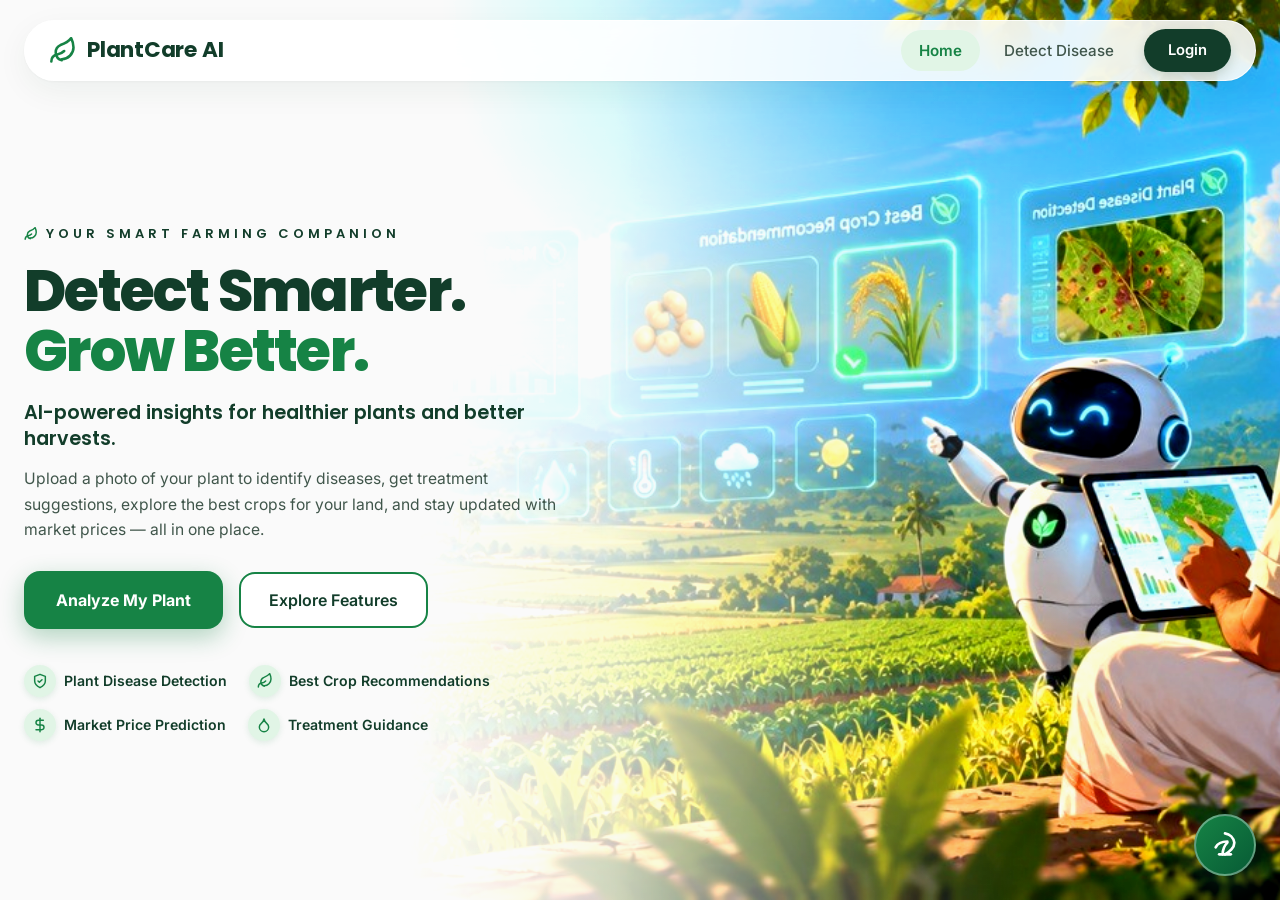
<file: frontend/index.html>
<!DOCTYPE html>
<html lang="en">
<head>
  <meta charset="UTF-8">
  <meta name="viewport" content="width=device-width, initial-scale=1.0">
  <meta name="description" content="PlantCare AI — AI-powered plant disease detection. Detect Smarter. Grow Better. Upload a photograph of your plant to identify diseases, explore crops, and protect your harvest.">
  <title>PlantCare AI — Detect Smarter. Grow Better.</title>
  <link rel="preconnect" href="https://fonts.googleapis.com">
  <link rel="preconnect" href="https://fonts.gstatic.com" crossorigin>
  <link href="https://fonts.googleapis.com/css2?family=Inter:wght@400;500;600;700&family=Poppins:wght@500;600;700;800&display=swap" rel="stylesheet">
  <link rel="stylesheet" href="css/style.css">
  <link rel="stylesheet" href="css/responsive.css">
  <link rel="stylesheet" href="css/chatbot.css">
</head>
<body class="page-home">

  <!-- Top Floating Navigation -->
  <header class="navbar-wrapper">
    <nav class="navbar" aria-label="Main navigation">
      <div class="navbar-inner">
        <a href="index.html" class="navbar-brand" aria-label="PlantCare AI Home">
          <svg class="brand-icon" width="28" height="28" viewBox="0 0 24 24" fill="none" stroke="currentColor" stroke-width="2.2" stroke-linecap="round" stroke-linejoin="round">
            <path d="M11 20A7 7 0 0 1 9.8 6.9C15.5 4.9 17 3.5 19 1c1 2 2 4.5 2 8 0 5.5-4.78 10-10 10Z"/>
            <path d="M2 21c0-3 1.85-5.36 5.08-6C9.5 14.52 12 13 13 12"/>
          </svg>
          <span class="brand-text">PlantCare AI</span>
        </a>

        <button class="navbar-toggle" aria-label="Toggle navigation" aria-expanded="false">
          <svg width="24" height="24" viewBox="0 0 24 24" fill="none" stroke="currentColor" stroke-width="2" stroke-linecap="round" stroke-linejoin="round">
            <line x1="3" y1="6" x2="21" y2="6"/><line x1="3" y1="12" x2="21" y2="12"/><line x1="3" y1="18" x2="21" y2="18"/>
          </svg>
        </button>

        <ul class="navbar-links" id="navbar-links">
          <li><a href="index.html" class="nav-link active" data-i18n="nav_home">Home</a></li>
          <li><a href="detect.html" class="nav-link" data-i18n="nav_detect">Detect Disease</a></li>
          <li><a href="login.html" class="btn-nav nav-login" data-i18n="nav_login">Login</a></li>
          <li><a href="#" class="btn-nav nav-logout" style="display:none" data-i18n="nav_logout">Logout</a></li>
        </ul>
      </div>
      <div class="nav-overlay"></div>
    </nav>
  </header>

  <main class="home-main">
    <!-- Hero Section -->
    <section class="hero" aria-labelledby="hero-heading">
      <div class="hero-container">
        <div class="hero-content">
          <!-- Eyebrow label -->
          <div class="hero-eyebrow">
            <svg class="eyebrow-icon" width="14" height="14" viewBox="0 0 24 24" fill="none" stroke="currentColor" stroke-width="2.5" stroke-linecap="round" stroke-linejoin="round">
              <path d="M11 20A7 7 0 0 1 9.8 6.9C15.5 4.9 17 3.5 19 1c1 2 2 4.5 2 8 0 5.5-4.78 10-10 10Z"/>
              <path d="M2 21c0-3 1.85-5.36 5.08-6C9.5 14.52 12 13 13 12"/>
            </svg>
            <span data-i18n="hero_eyebrow">YOUR SMART FARMING COMPANION</span>
          </div>

          <!-- Main Heading -->
          <h1 id="hero-heading" class="hero-title">
            <span class="hero-title-dark" data-i18n="hero_title_1">Detect Smarter.</span>
            <span class="hero-title-green" data-i18n="hero_title_2">Grow Better.</span>
          </h1>

          <!-- Supporting Heading -->
          <h2 class="hero-subtitle" data-i18n="hero_subtitle">
            AI-powered insights for healthier plants and better harvests.
          </h2>

          <!-- Description -->
          <p class="hero-description" data-i18n="hero_desc">
            Upload a photo of your plant to identify diseases, get treatment suggestions, explore the best crops for your land, and stay updated with market prices — all in one place.
          </p>

          <!-- Call to Action Buttons -->
          <div class="hero-actions">
            <a href="detect.html" class="btn btn-hero-primary" data-i18n="hero_cta">
              <svg width="20" height="20" viewBox="0 0 24 24" fill="none" stroke="currentColor" stroke-width="2.2" stroke-linecap="round" stroke-linejoin="round">
                <path d="M14.5 4h-5L7 7H4a2 2 0 0 0-2 2v9a2 2 0 0 0 2 2h16a2 2 0 0 0 2-2V9a2 2 0 0 0-2-2h-3l-2.5-3z"/>
                <circle cx="12" cy="13" r="3"/>
              </svg>
              <span>Analyze My Plant</span>
            </a>
            <a href="detect.html" class="btn btn-hero-secondary" data-i18n="hero_cta2">
              <svg width="20" height="20" viewBox="0 0 24 24" fill="none" stroke="currentColor" stroke-width="2.2" stroke-linecap="round" stroke-linejoin="round">
                <path d="M11 20A7 7 0 0 1 9.8 6.9C15.5 4.9 17 3.5 19 1c1 2 2 4.5 2 8 0 5.5-4.78 10-10 10Z"/>
                <path d="M2 21c0-3 1.85-5.36 5.08-6C9.5 14.52 12 13 13 12"/>
              </svg>
              <span>Explore Features</span>
            </a>
          </div>

          <!-- Feature Indicators -->
          <div class="hero-features" aria-label="Key Features">
            <div class="feature-item">
              <div class="feature-icon-badge">
                <svg width="18" height="18" viewBox="0 0 24 24" fill="none" stroke="currentColor" stroke-width="2.2" stroke-linecap="round" stroke-linejoin="round">
                  <path d="M12 22s8-4 8-10V5l-8-3-8 3v7c0 6 8 10 8 10z"/>
                  <path d="m9 12 2 2 4-4"/>
                </svg>
              </div>
              <span class="feature-text" data-i18n="feature_1">Plant Disease Detection</span>
            </div>

            <div class="feature-item">
              <div class="feature-icon-badge">
                <svg width="18" height="18" viewBox="0 0 24 24" fill="none" stroke="currentColor" stroke-width="2.2" stroke-linecap="round" stroke-linejoin="round">
                  <path d="M11 20A7 7 0 0 1 9.8 6.9C15.5 4.9 17 3.5 19 1c1 2 2 4.5 2 8 0 5.5-4.78 10-10 10Z"/>
                  <path d="M2 21c0-3 1.85-5.36 5.08-6C9.5 14.52 12 13 13 12"/>
                </svg>
              </div>
              <span class="feature-text" data-i18n="feature_2">Best Crop Recommendations</span>
            </div>

            <div class="feature-item">
              <div class="feature-icon-badge">
                <svg width="18" height="18" viewBox="0 0 24 24" fill="none" stroke="currentColor" stroke-width="2.2" stroke-linecap="round" stroke-linejoin="round">
                  <line x1="12" y1="2" x2="12" y2="22"/>
                  <path d="M17 5H9.5a3.5 3.5 0 0 0 0 7h5a3.5 3.5 0 0 1 0 7H6"/>
                </svg>
              </div>
              <span class="feature-text" data-i18n="feature_3">Market Price Prediction</span>
            </div>

            <div class="feature-item">
              <div class="feature-icon-badge">
                <svg width="18" height="18" viewBox="0 0 24 24" fill="none" stroke="currentColor" stroke-width="2.2" stroke-linecap="round" stroke-linejoin="round">
                  <path d="M12 22a7 7 0 0 0 7-7c0-2-1-3.9-3-5.5s-3.5-4-4-6.5c-.5 2.5-2 4.9-4 6.5C6 11.1 5 13 5 15a7 7 0 0 0 7 7z"/>
                </svg>
              </div>
              <span class="feature-text" data-i18n="feature_4">Treatment Guidance</span>
            </div>
          </div>

        </div>
      </div>
    </section>
  </main>

  <script src="js/api.js"></script>
  <script src="js/main.js"></script>
  <script src="js/chatbot.js"></script>
</body>
</html>
</file>
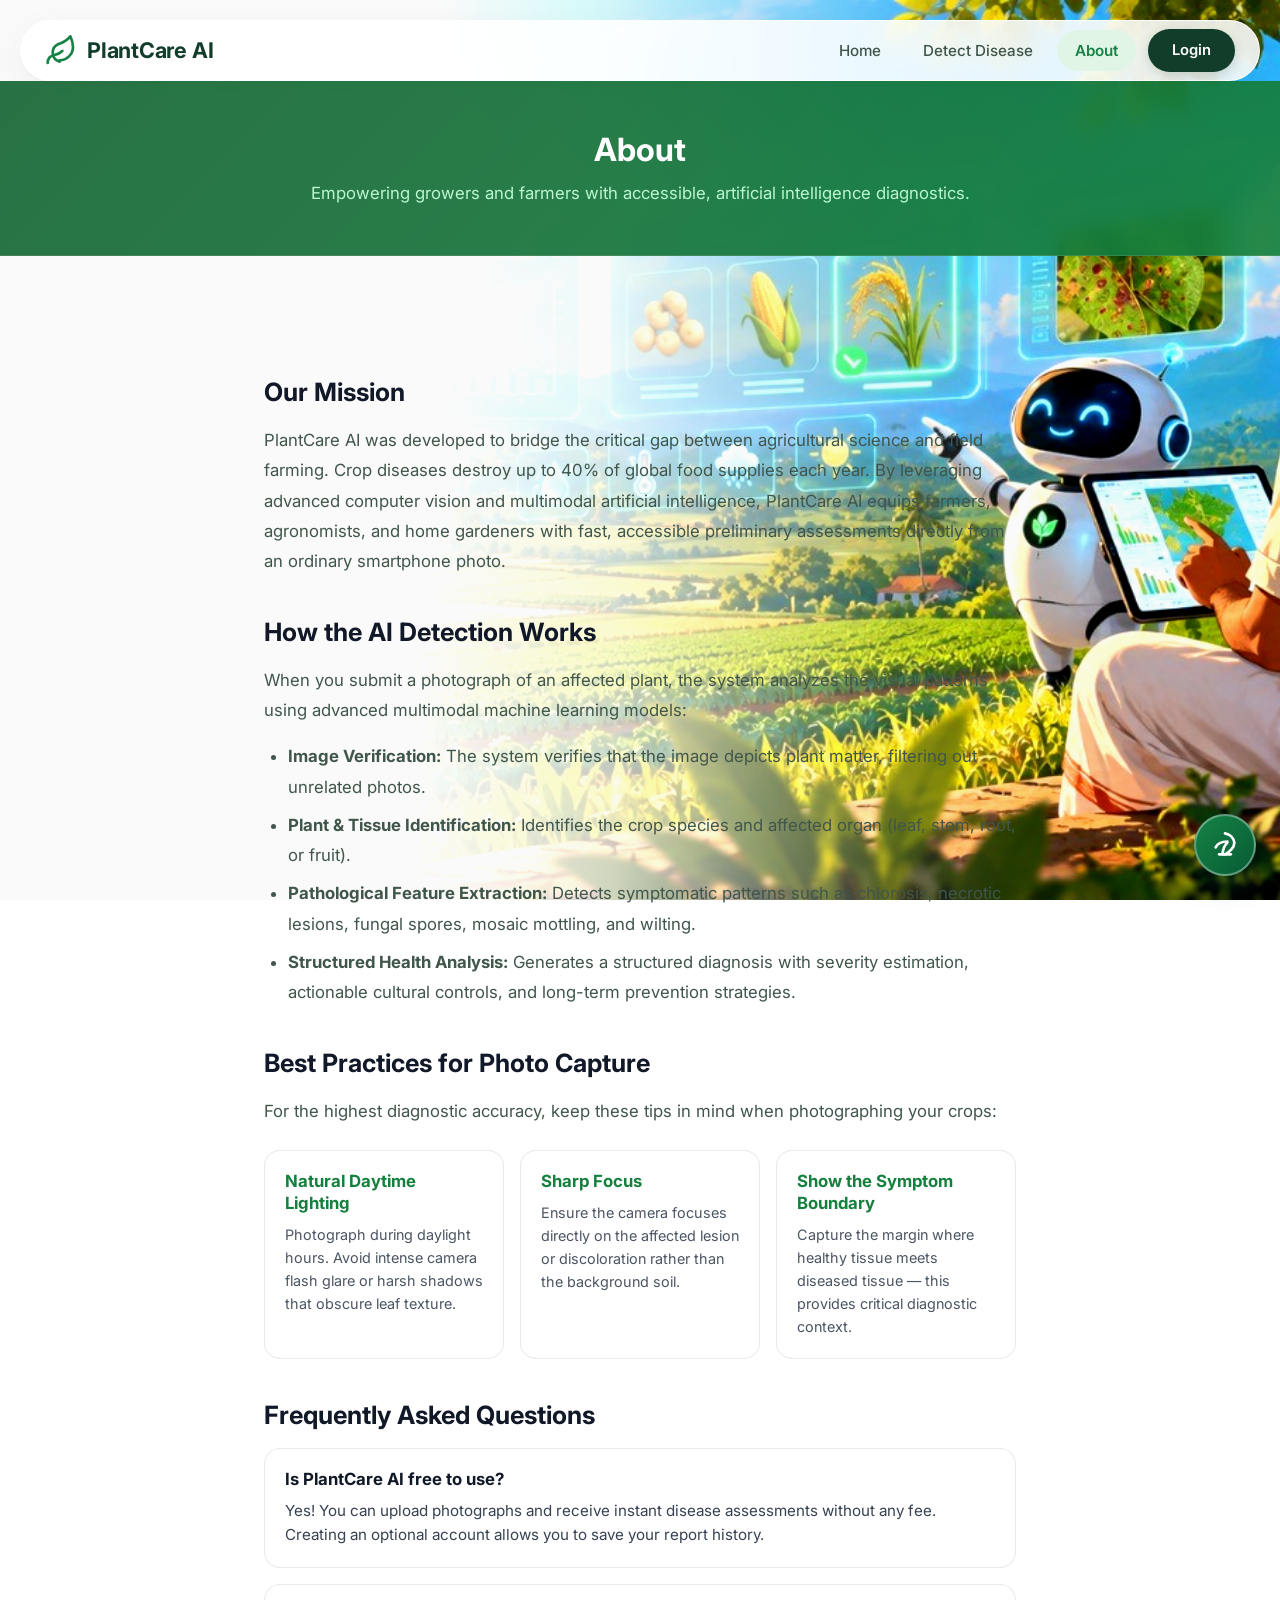
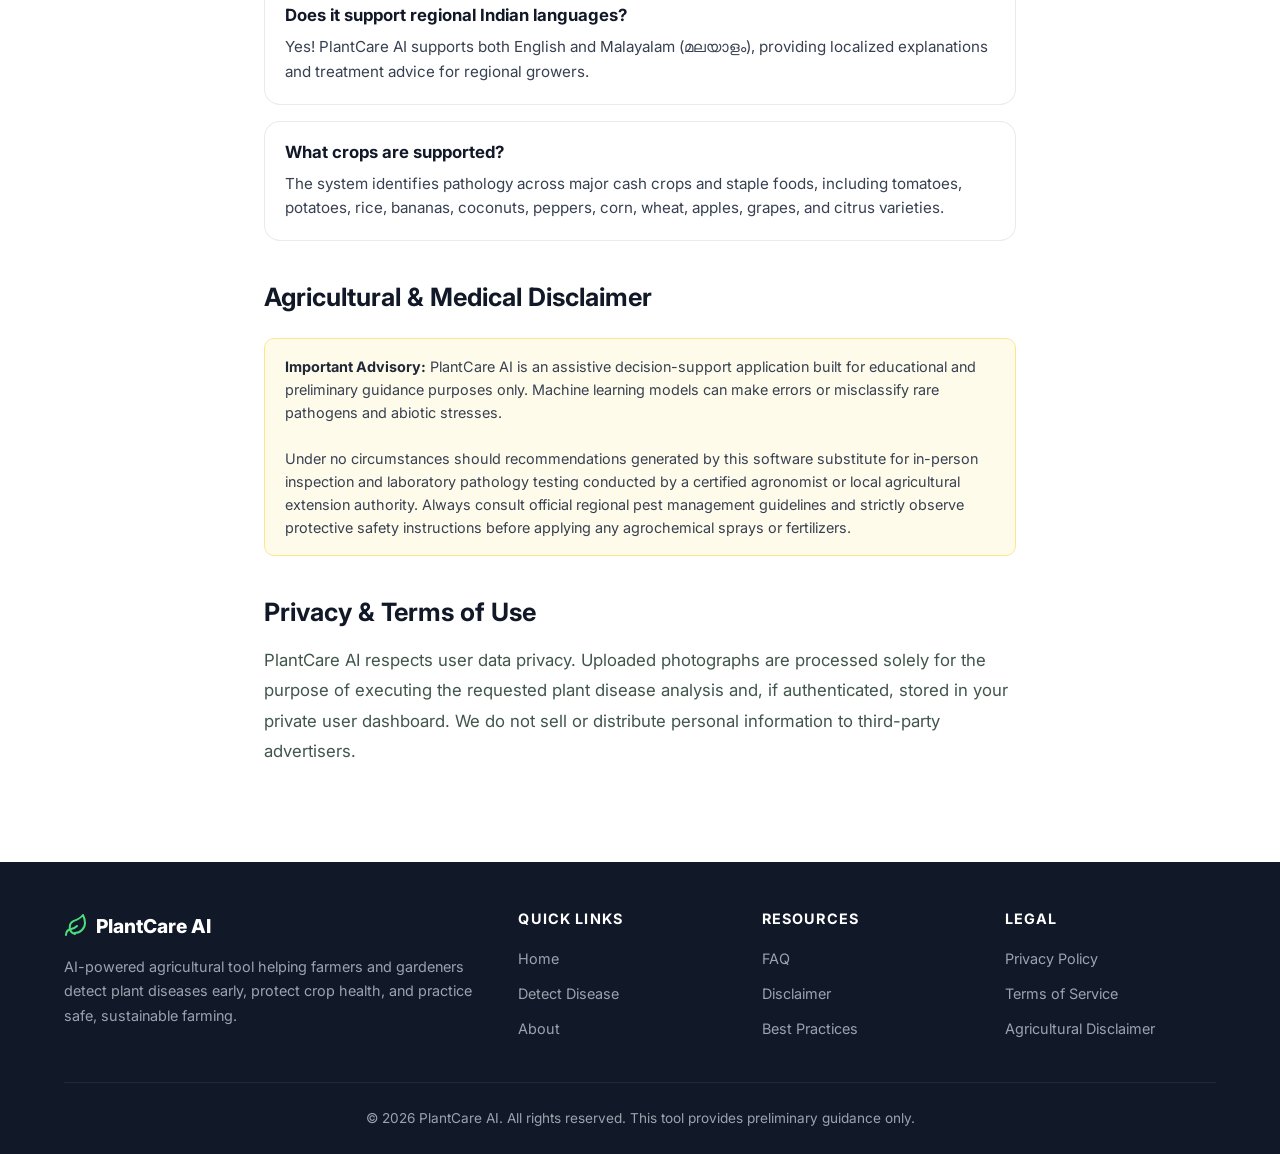
<file: frontend/about.html>
<!DOCTYPE html>
<html lang="en">
<head>
  <meta charset="UTF-8">
  <meta name="viewport" content="width=device-width, initial-scale=1.0">
  <meta name="description" content="Learn about PlantCare AI, how our computer vision and AI plant pathology analysis works, photo guides, and FAQ.">
  <title>About & Best Practices — PlantCare AI</title>
  <link rel="preconnect" href="https://fonts.googleapis.com">
  <link rel="preconnect" href="https://fonts.gstatic.com" crossorigin>
  <link href="https://fonts.googleapis.com/css2?family=Inter:wght@400;500;600;700&family=Outfit:wght@600;700;800&display=swap" rel="stylesheet">
  <link rel="stylesheet" href="css/style.css">
  <link rel="stylesheet" href="css/responsive.css">
  <link rel="stylesheet" href="css/chatbot.css">
</head>
<body>

  <!-- Navigation -->
  <nav class="navbar" aria-label="Main navigation">
    <div class="container">
      <a href="index.html" class="navbar-brand" aria-label="PlantCare AI Home">
        <svg width="32" height="32" viewBox="0 0 24 24" fill="none" stroke="currentColor" stroke-width="2" stroke-linecap="round" stroke-linejoin="round">
          <path d="M11 20A7 7 0 0 1 9.8 6.9C15.5 4.9 17 3.5 19 1c1 2 2 4.5 2 8 0 5.5-4.78 10-10 10Z"/>
          <path d="M2 21c0-3 1.85-5.36 5.08-6C9.5 14.52 12 13 13 12"/>
        </svg>
        PlantCare AI
      </a>
      <button class="navbar-toggle" aria-label="Toggle navigation" aria-expanded="false">
        <svg width="24" height="24" viewBox="0 0 24 24" fill="none" stroke="currentColor" stroke-width="2" stroke-linecap="round" stroke-linejoin="round">
          <line x1="3" y1="6" x2="21" y2="6"/><line x1="3" y1="12" x2="21" y2="12"/><line x1="3" y1="18" x2="21" y2="18"/>
        </svg>
      </button>
      <ul class="navbar-links" id="navbar-links">
        <li><a href="index.html" data-i18n="nav_home">Home</a></li>
        <li><a href="detect.html" data-i18n="nav_detect">Detect Disease</a></li>
        <li><a href="about.html" class="active" data-i18n="nav_about">About</a></li>
        <li><a href="login.html" class="btn-nav nav-login" data-i18n="nav_login">Login</a></li>
        <li><a href="#" class="btn-nav nav-logout" style="display:none" data-i18n="nav_logout">Logout</a></li>
      </ul>
    </div>
    <div class="nav-overlay"></div>
  </nav>

  <main>
    <!-- Page Header -->
    <div class="page-header">
      <div class="container">
        <h1 data-i18n="nav_about">About PlantCare AI</h1>
        <p>Empowering growers and farmers with accessible, artificial intelligence diagnostics.</p>
      </div>
    </div>

    <section class="section">
      <div class="container about-content">

        <!-- Mission -->
        <h2>Our Mission</h2>
        <p>
          PlantCare AI was developed to bridge the critical gap between agricultural science and field farming. Crop diseases destroy up to 40% of global food supplies each year. By leveraging advanced computer vision and multimodal artificial intelligence, PlantCare AI equips farmers, agronomists, and home gardeners with fast, accessible preliminary assessments directly from an ordinary smartphone photo.
        </p>

        <!-- How It Works -->
        <h2 id="guide">How the AI Detection Works</h2>
        <p>
          When you submit a photograph of an affected plant, the system analyzes the visual patterns using advanced multimodal machine learning models:
        </p>
        <ul>
          <li><strong>Image Verification:</strong> The system verifies that the image depicts plant matter, filtering out unrelated photos.</li>
          <li><strong>Plant & Tissue Identification:</strong> Identifies the crop species and affected organ (leaf, stem, root, or fruit).</li>
          <li><strong>Pathological Feature Extraction:</strong> Detects symptomatic patterns such as chlorosis, necrotic lesions, fungal spores, mosaic mottling, and wilting.</li>
          <li><strong>Structured Health Analysis:</strong> Generates a structured diagnosis with severity estimation, actionable cultural controls, and long-term prevention strategies.</li>
        </ul>

        <!-- Photography Best Practices -->
        <h2>Best Practices for Photo Capture</h2>
        <p>For the highest diagnostic accuracy, keep these tips in mind when photographing your crops:</p>
        <div style="display: grid; grid-template-columns: repeat(auto-fit, minmax(240px, 1fr)); gap: 1rem; margin: 1.5rem 0;">
          <div class="card" style="padding: 1.25rem;">
            <h4 style="color: var(--green-700); margin-bottom: 0.5rem;">Natural Daytime Lighting</h4>
            <p style="font-size: 0.9rem; color: var(--gray-600); margin: 0;">Photograph during daylight hours. Avoid intense camera flash glare or harsh shadows that obscure leaf texture.</p>
          </div>
          <div class="card" style="padding: 1.25rem;">
            <h4 style="color: var(--green-700); margin-bottom: 0.5rem;">Sharp Focus</h4>
            <p style="font-size: 0.9rem; color: var(--gray-600); margin: 0;">Ensure the camera focuses directly on the affected lesion or discoloration rather than the background soil.</p>
          </div>
          <div class="card" style="padding: 1.25rem;">
            <h4 style="color: var(--green-700); margin-bottom: 0.5rem;">Show the Symptom Boundary</h4>
            <p style="font-size: 0.9rem; color: var(--gray-600); margin: 0;">Capture the margin where healthy tissue meets diseased tissue — this provides critical diagnostic context.</p>
          </div>
        </div>

        <!-- Frequently Asked Questions -->
        <h2 id="faq">Frequently Asked Questions</h2>
        <div style="margin-top: 1rem;">
          <div class="card" style="padding: 1.25rem; margin-bottom: 1rem;">
            <h4 style="margin-bottom: 0.5rem;">Is PlantCare AI free to use?</h4>
            <p style="font-size: 0.95rem; color: var(--gray-700); margin: 0;">Yes! You can upload photographs and receive instant disease assessments without any fee. Creating an optional account allows you to save your report history.</p>
          </div>
          <div class="card" style="padding: 1.25rem; margin-bottom: 1rem;">
            <h4 style="margin-bottom: 0.5rem;">Does it support regional Indian languages?</h4>
            <p style="font-size: 0.95rem; color: var(--gray-700); margin: 0;">Yes! PlantCare AI supports both English and Malayalam (മലയാളം), providing localized explanations and treatment advice for regional growers.</p>
          </div>
          <div class="card" style="padding: 1.25rem; margin-bottom: 1rem;">
            <h4 style="margin-bottom: 0.5rem;">What crops are supported?</h4>
            <p style="font-size: 0.95rem; color: var(--gray-700); margin: 0;">The system identifies pathology across major cash crops and staple foods, including tomatoes, potatoes, rice, bananas, coconuts, peppers, corn, wheat, apples, grapes, and citrus varieties.</p>
          </div>
        </div>

        <!-- Mandatory Disclaimer -->
        <h2 id="disclaimer">Agricultural & Medical Disclaimer</h2>
        <div class="disclaimer">
          <strong>Important Advisory:</strong> PlantCare AI is an assistive decision-support application built for educational and preliminary guidance purposes only. Machine learning models can make errors or misclassify rare pathogens and abiotic stresses. 
          <br><br>
          Under no circumstances should recommendations generated by this software substitute for in-person inspection and laboratory pathology testing conducted by a certified agronomist or local agricultural extension authority. Always consult official regional pest management guidelines and strictly observe protective safety instructions before applying any agrochemical sprays or fertilizers.
        </div>

        <!-- Privacy & Terms -->
        <h2 id="privacy">Privacy & Terms of Use</h2>
        <p id="terms">
          PlantCare AI respects user data privacy. Uploaded photographs are processed solely for the purpose of executing the requested plant disease analysis and, if authenticated, stored in your private user dashboard. We do not sell or distribute personal information to third-party advertisers.
        </p>

      </div>
    </section>
  </main>

  <!-- Footer -->
  <footer class="footer">
    <div class="container">
      <div class="footer-grid">
        <div>
          <div class="footer-brand">
            <svg width="24" height="24" viewBox="0 0 24 24" fill="none" stroke="currentColor" stroke-width="2" stroke-linecap="round" stroke-linejoin="round">
              <path d="M11 20A7 7 0 0 1 9.8 6.9C15.5 4.9 17 3.5 19 1c1 2 2 4.5 2 8 0 5.5-4.78 10-10 10Z"/>
              <path d="M2 21c0-3 1.85-5.36 5.08-6C9.5 14.52 12 13 13 12"/>
            </svg>
            PlantCare AI
          </div>
          <p class="footer-about">AI-powered agricultural tool helping farmers and gardeners detect plant diseases early, protect crop health, and practice safe, sustainable farming.</p>
        </div>
        <div>
          <h4>Quick Links</h4>
          <ul>
            <li><a href="index.html">Home</a></li>
            <li><a href="detect.html">Detect Disease</a></li>
            <li><a href="about.html">About</a></li>
          </ul>
        </div>
        <div>
          <h4>Resources</h4>
          <ul>
            <li><a href="about.html#faq">FAQ</a></li>
            <li><a href="about.html#disclaimer">Disclaimer</a></li>
            <li><a href="about.html#guide">Best Practices</a></li>
          </ul>
        </div>
        <div>
          <h4>Legal</h4>
          <ul>
            <li><a href="about.html#privacy">Privacy Policy</a></li>
            <li><a href="about.html#terms">Terms of Service</a></li>
            <li><a href="about.html#disclaimer">Agricultural Disclaimer</a></li>
          </ul>
        </div>
      </div>
      <div class="footer-bottom">
        <p>&copy; 2026 PlantCare AI. All rights reserved. This tool provides preliminary guidance only.</p>
      </div>
    </div>
  </footer>

  <script src="js/api.js"></script>
  <script src="js/main.js"></script>
  <script src="js/chatbot.js"></script>
</body>
</html>
</file>
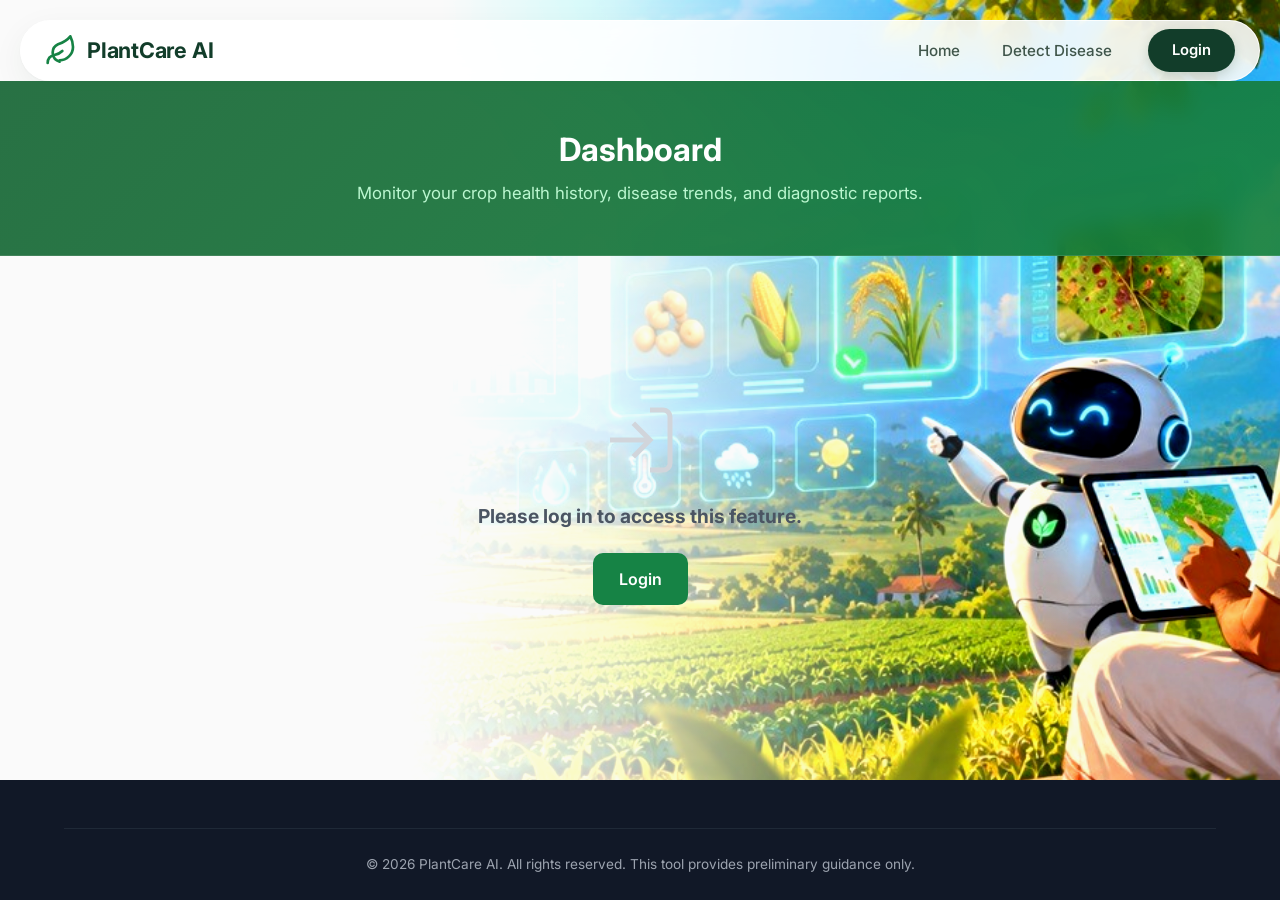
<file: frontend/dashboard.html>
<!DOCTYPE html>
<html lang="en">
<head>
  <meta charset="UTF-8">
  <meta name="viewport" content="width=device-width, initial-scale=1.0">
  <meta name="description" content="View your historical plant disease reports, statistics, disease distributions, and crop analytics.">
  <title>Dashboard — PlantCare AI</title>
  <link rel="preconnect" href="https://fonts.googleapis.com">
  <link rel="preconnect" href="https://fonts.gstatic.com" crossorigin>
  <link href="https://fonts.googleapis.com/css2?family=Inter:wght@400;500;600;700&family=Outfit:wght@600;700;800&display=swap" rel="stylesheet">
  <link rel="stylesheet" href="css/style.css">
  <link rel="stylesheet" href="css/responsive.css">
</head>
<body id="dashboard-page">

  <!-- Navigation -->
  <nav class="navbar" aria-label="Main navigation">
    <div class="container">
      <a href="index.html" class="navbar-brand" aria-label="PlantCare AI Home">
        <svg width="32" height="32" viewBox="0 0 24 24" fill="none" stroke="currentColor" stroke-width="2" stroke-linecap="round" stroke-linejoin="round">
          <path d="M11 20A7 7 0 0 1 9.8 6.9C15.5 4.9 17 3.5 19 1c1 2 2 4.5 2 8 0 5.5-4.78 10-10 10Z"/>
          <path d="M2 21c0-3 1.85-5.36 5.08-6C9.5 14.52 12 13 13 12"/>
        </svg>
        PlantCare AI
      </a>
      <button class="navbar-toggle" aria-label="Toggle navigation" aria-expanded="false">
        <svg width="24" height="24" viewBox="0 0 24 24" fill="none" stroke="currentColor" stroke-width="2" stroke-linecap="round" stroke-linejoin="round">
          <line x1="3" y1="6" x2="21" y2="6"/><line x1="3" y1="12" x2="21" y2="12"/><line x1="3" y1="18" x2="21" y2="18"/>
        </svg>
      </button>
      <ul class="navbar-links" id="navbar-links">
        <li><a href="index.html" data-i18n="nav_home">Home</a></li>
        <li><a href="detect.html" data-i18n="nav_detect">Detect Disease</a></li>
        <li><a href="dashboard.html" class="active auth-only" data-i18n="nav_dashboard">Dashboard</a></li>
        <li><a href="login.html" class="btn-nav nav-login" data-i18n="nav_login">Login</a></li>
        <li><a href="#" class="btn-nav nav-logout" style="display:none" data-i18n="nav_logout">Logout</a></li>
      </ul>
    </div>
    <div class="nav-overlay"></div>
  </nav>

  <main>
    <!-- Page Header -->
    <div class="page-header">
      <div class="container">
        <h1 data-i18n="nav_dashboard">Farmer Dashboard</h1>
        <p>Monitor your crop health history, disease trends, and diagnostic reports.</p>
      </div>
    </div>

    <section class="section">
      <div class="container dashboard-content">

        <!-- Stats Overview Cards -->
        <div class="stats-grid" id="stats-grid">
          <div class="stat-card">
            <div class="stat-value" style="color: var(--green-700)">—</div>
            <div class="stat-label">Total Analyses</div>
          </div>
          <div class="stat-card">
            <div class="stat-value" style="color: var(--warning)">—</div>
            <div class="stat-label">Diseases Detected</div>
          </div>
          <div class="stat-card">
            <div class="stat-value" style="color: var(--success)">—</div>
            <div class="stat-label">Healthy Plants</div>
          </div>
          <div class="stat-card">
            <div class="stat-value" style="color: var(--info)">—</div>
            <div class="stat-label">Crop Types</div>
          </div>
        </div>

        <!-- Visual Analytics Row -->
        <div style="display: grid; grid-template-columns: repeat(auto-fit, minmax(320px, 1fr)); gap: var(--space-6); margin-bottom: var(--space-8);">
          <div class="card" style="padding: var(--space-6);">
            <div id="disease-chart">
              <h3 style="font-size: 1rem; margin-bottom: 0.5rem;">Diseases Detected</h3>
              <p class="text-muted text-center" style="padding: 2rem 0;">Loading analytics...</p>
            </div>
          </div>

          <div class="card" style="padding: var(--space-6);">
            <div id="crop-chart">
              <h3 style="font-size: 1rem; margin-bottom: 0.5rem;">Crops Analyzed</h3>
              <p class="text-muted text-center" style="padding: 2rem 0;">Loading analytics...</p>
            </div>
          </div>
        </div>

        <!-- Reports Section Header -->
        <div style="display: flex; justify-content: space-between; align-items: center; margin-bottom: var(--space-4); flex-wrap: wrap; gap: var(--space-3);">
          <div>
            <h2 style="font-size: 1.4rem;">Diagnosis History</h2>
            <p class="text-muted" style="font-size: 0.9rem;">Review past plant health analyses and treatments.</p>
          </div>
          <a href="detect.html" class="btn btn-primary btn-sm">
            <svg width="18" height="18" viewBox="0 0 24 24" fill="none" stroke="currentColor" stroke-width="2">
              <line x1="12" y1="5" x2="12" y2="19"/><line x1="5" y1="12" x2="19" y2="12"/>
            </svg>
            New Detection
          </a>
        </div>

        <!-- Search & Filter Controls -->
        <div class="filter-bar">
          <input type="text" id="report-search" class="form-control" placeholder="Search by crop or disease...">
          <select id="crop-filter" class="form-control">
            <option value="">All Crop Types</option>
            <option value="tomato">Tomato</option>
            <option value="potato">Potato</option>
            <option value="rice">Rice</option>
            <option value="banana">Banana</option>
            <option value="coconut">Coconut</option>
            <option value="pepper">Pepper</option>
            <option value="corn">Corn</option>
            <option value="wheat">Wheat</option>
            <option value="grape">Grape</option>
            <option value="apple">Apple</option>
            <option value="citrus">Citrus</option>
            <option value="other">Other</option>
          </select>
        </div>

        <!-- Reports Table -->
        <div class="reports-table-wrapper card" style="border: 1px solid var(--color-border); padding: 0;">
          <table class="reports-table">
            <thead>
              <tr>
                <th>Date</th>
                <th>Crop</th>
                <th>Detected Condition</th>
                <th>Severity</th>
                <th>Actions</th>
              </tr>
            </thead>
            <tbody id="reports-tbody">
              <!-- Loaded by dashboard.js -->
            </tbody>
          </table>
        </div>

        <!-- Empty State (hidden by default) -->
        <div id="reports-empty" class="empty-state" style="display: none;">
          <svg viewBox="0 0 24 24" fill="none" stroke="currentColor" stroke-width="1.5">
            <path d="M14 2H6a2 2 0 0 0-2 2v16a2 2 0 0 0 2 2h12a2 2 0 0 0 2-2V8z"/>
            <polyline points="14 2 14 8 20 8"/>
            <line x1="16" y1="13" x2="8" y2="13"/>
            <line x1="16" y1="17" x2="8" y2="17"/>
            <polyline points="10 9 9 9 8 9"/>
          </svg>
          <h3 data-i18n="no_reports">No reports yet</h3>
          <p class="text-muted" style="margin-bottom: 1.5rem;" data-i18n="no_reports_desc">Start by analyzing a plant image to create your first report.</p>
          <a href="detect.html" class="btn btn-primary" data-i18n="hero_cta">Analyze Your Plant</a>
        </div>

      </div>
    </section>
  </main>

  <!-- Footer -->
  <footer class="footer">
    <div class="container">
      <div class="footer-bottom">
        <p>&copy; 2026 PlantCare AI. All rights reserved. This tool provides preliminary guidance only.</p>
      </div>
    </div>
  </footer>

  <script src="js/api.js"></script>
  <script src="js/main.js"></script>
  <script src="js/dashboard.js"></script>
</body>
</html>
</file>
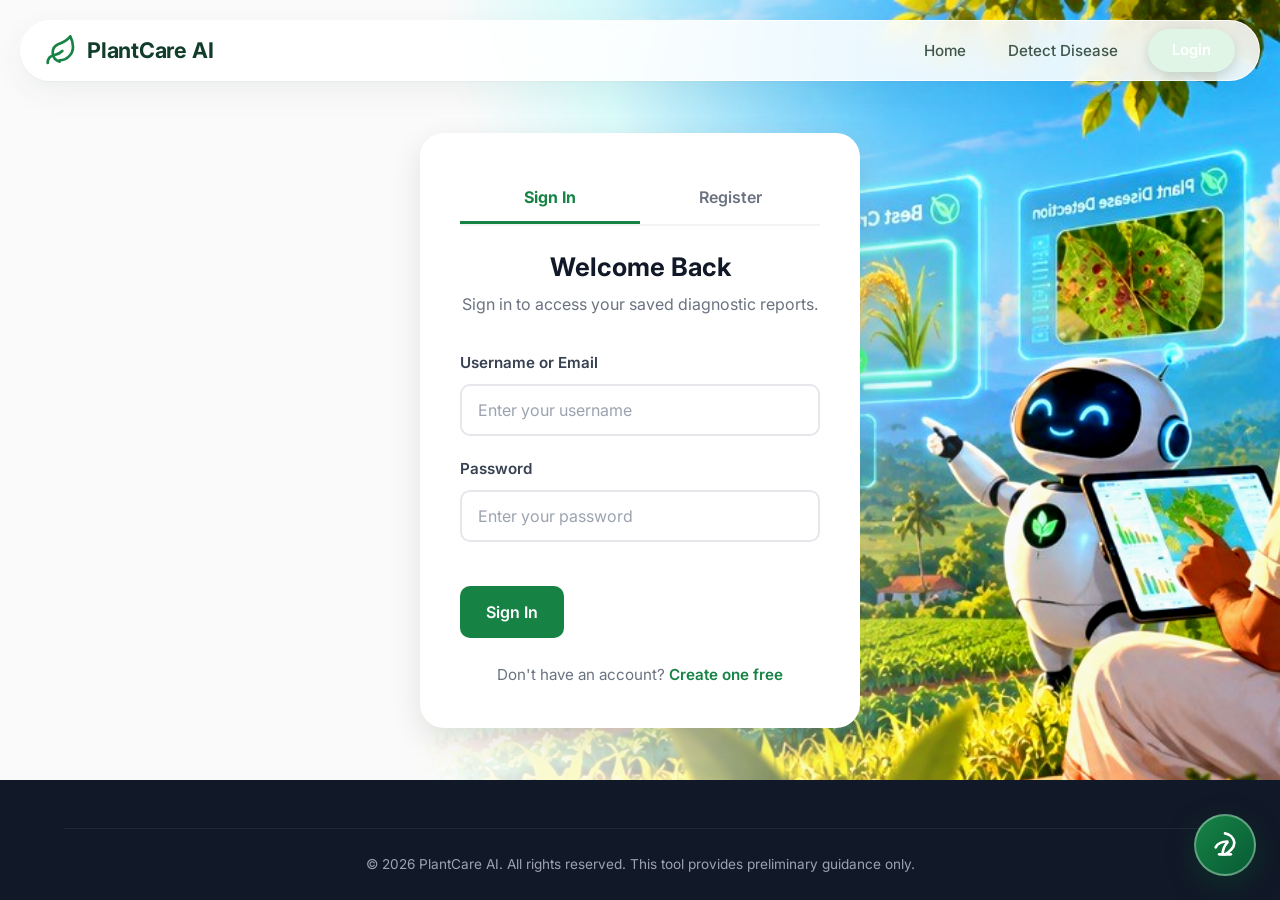
<file: frontend/login.html>
<!DOCTYPE html>
<html lang="en">
<head>
  <meta charset="UTF-8">
  <meta name="viewport" content="width=device-width, initial-scale=1.0">
  <meta name="description" content="Log in or create a PlantCare AI account to save detection reports and monitor crop health trends.">
  <title>Account — PlantCare AI</title>
  <link rel="preconnect" href="https://fonts.googleapis.com">
  <link rel="preconnect" href="https://fonts.gstatic.com" crossorigin>
  <link href="https://fonts.googleapis.com/css2?family=Inter:wght@400;500;600;700&family=Outfit:wght@600;700;800&display=swap" rel="stylesheet">
  <link rel="stylesheet" href="css/style.css">
  <link rel="stylesheet" href="css/responsive.css">
  <link rel="stylesheet" href="css/chatbot.css">
</head>
<body style="min-height: 100vh; display: flex; flex-direction: column;">

  <!-- Navigation -->
  <nav class="navbar" aria-label="Main navigation">
    <div class="container">
      <a href="index.html" class="navbar-brand" aria-label="PlantCare AI Home">
        <svg width="32" height="32" viewBox="0 0 24 24" fill="none" stroke="currentColor" stroke-width="2" stroke-linecap="round" stroke-linejoin="round">
          <path d="M11 20A7 7 0 0 1 9.8 6.9C15.5 4.9 17 3.5 19 1c1 2 2 4.5 2 8 0 5.5-4.78 10-10 10Z"/>
          <path d="M2 21c0-3 1.85-5.36 5.08-6C9.5 14.52 12 13 13 12"/>
        </svg>
        PlantCare AI
      </a>
      <button class="navbar-toggle" aria-label="Toggle navigation" aria-expanded="false">
        <svg width="24" height="24" viewBox="0 0 24 24" fill="none" stroke="currentColor" stroke-width="2" stroke-linecap="round" stroke-linejoin="round">
          <line x1="3" y1="6" x2="21" y2="6"/><line x1="3" y1="12" x2="21" y2="12"/><line x1="3" y1="18" x2="21" y2="18"/>
        </svg>
      </button>
      <ul class="navbar-links" id="navbar-links">
        <li><a href="index.html" data-i18n="nav_home">Home</a></li>
        <li><a href="detect.html" data-i18n="nav_detect">Detect Disease</a></li>
        <li><a href="login.html" class="btn-nav nav-login active" data-i18n="nav_login">Login</a></li>
        <li><a href="#" class="btn-nav nav-logout" style="display:none" data-i18n="nav_logout">Logout</a></li>
      </ul>
    </div>
    <div class="nav-overlay"></div>
  </nav>

  <main class="auth-page">
    <div class="auth-card">

      <!-- Tab Switcher -->
      <div style="display: flex; border-bottom: 2px solid var(--gray-100); margin-bottom: var(--space-6);">
        <button type="button" id="tab-login" class="btn" style="flex: 1; border-radius: 0; border: none; background: transparent; padding: 0.75rem; font-weight: 700; color: var(--color-primary); border-bottom: 3px solid var(--color-primary);">Sign In</button>
        <button type="button" id="tab-register" class="btn" style="flex: 1; border-radius: 0; border: none; background: transparent; padding: 0.75rem; font-weight: 600; color: var(--gray-500); border-bottom: 3px solid transparent;">Register</button>
      </div>

      <!-- Login Form Section -->
      <div id="login-section">
        <h1>Welcome Back</h1>
        <p class="auth-subtitle">Sign in to access your saved diagnostic reports.</p>

        <form id="login-form" novalidate>
          <div class="form-group">
            <label for="login-username">Username or Email</label>
            <input type="text" id="login-username" class="form-control" placeholder="Enter your username" required autocomplete="username">
          </div>

          <div class="form-group">
            <label for="login-password">Password</label>
            <input type="password" id="login-password" class="form-control" placeholder="Enter your password" required autocomplete="current-password">
          </div>

          <button type="submit" class="btn btn-primary btn-block" style="margin-top: var(--space-6);">
            Sign In
          </button>
        </form>

        <div class="auth-footer">
          Don't have an account? <a href="#" id="switch-to-register" style="color: var(--color-primary); font-weight: 600;">Create one free</a>
        </div>
      </div>

      <!-- Register Form Section -->
      <div id="register-section" style="display: none;">
        <h1>Create Account</h1>
        <p class="auth-subtitle">Join PlantCare AI to keep track of crop diseases.</p>

        <form id="register-form" novalidate>
          <div class="form-group">
            <label for="reg-fullname">Full Name (optional)</label>
            <input type="text" id="reg-fullname" class="form-control" placeholder="e.g. Ramesh Kumar">
          </div>

          <div class="form-group">
            <label for="reg-username">Username</label>
            <input type="text" id="reg-username" class="form-control" placeholder="Choose a username" required autocomplete="username">
          </div>

          <div class="form-group">
            <label for="reg-email">Email Address</label>
            <input type="email" id="reg-email" class="form-control" placeholder="you@example.com" required autocomplete="email">
          </div>

          <div class="form-group">
            <label for="reg-password">Password</label>
            <input type="password" id="reg-password" class="form-control" placeholder="At least 6 characters" required autocomplete="new-password">
          </div>

          <div class="form-group">
            <label for="reg-confirm-password">Confirm Password</label>
            <input type="password" id="reg-confirm-password" class="form-control" placeholder="Re-enter password" required autocomplete="new-password">
          </div>

          <button type="submit" class="btn btn-primary btn-block" style="margin-top: var(--space-6);">
            Create Account
          </button>
        </form>

        <div class="auth-footer">
          Already registered? <a href="#" id="switch-to-login" style="color: var(--color-primary); font-weight: 600;">Sign in here</a>
        </div>
      </div>

    </div>
  </main>

  <!-- Footer -->
  <footer class="footer">
    <div class="container">
      <div class="footer-bottom">
        <p>&copy; 2026 PlantCare AI. All rights reserved. This tool provides preliminary guidance only.</p>
      </div>
    </div>
  </footer>

  <script src="js/api.js"></script>
  <script src="js/main.js"></script>
  <script src="js/auth.js"></script>
  <script>
    // Tab switching interaction
    const tabLogin = document.getElementById('tab-login');
    const tabRegister = document.getElementById('tab-register');
    const loginSection = document.getElementById('login-section');
    const registerSection = document.getElementById('register-section');
    const switchToRegister = document.getElementById('switch-to-register');
    const switchToLogin = document.getElementById('switch-to-login');

    function showLogin() {
      loginSection.style.display = 'block';
      registerSection.style.display = 'none';
      tabLogin.style.color = 'var(--color-primary)';
      tabLogin.style.borderBottomColor = 'var(--color-primary)';
      tabRegister.style.color = 'var(--gray-500)';
      tabRegister.style.borderBottomColor = 'transparent';
    }

    function showRegister() {
      loginSection.style.display = 'none';
      registerSection.style.display = 'block';
      tabRegister.style.color = 'var(--color-primary)';
      tabRegister.style.borderBottomColor = 'var(--color-primary)';
      tabLogin.style.color = 'var(--gray-500)';
      tabLogin.style.borderBottomColor = 'transparent';
    }

    tabLogin.addEventListener('click', showLogin);
    tabRegister.addEventListener('click', showRegister);
    switchToRegister.addEventListener('click', (e) => { e.preventDefault(); showRegister(); });
    switchToLogin.addEventListener('click', (e) => { e.preventDefault(); showLogin(); });
  </script>
  <script src="js/chatbot.js"></script>
</body>
</html>
</file>
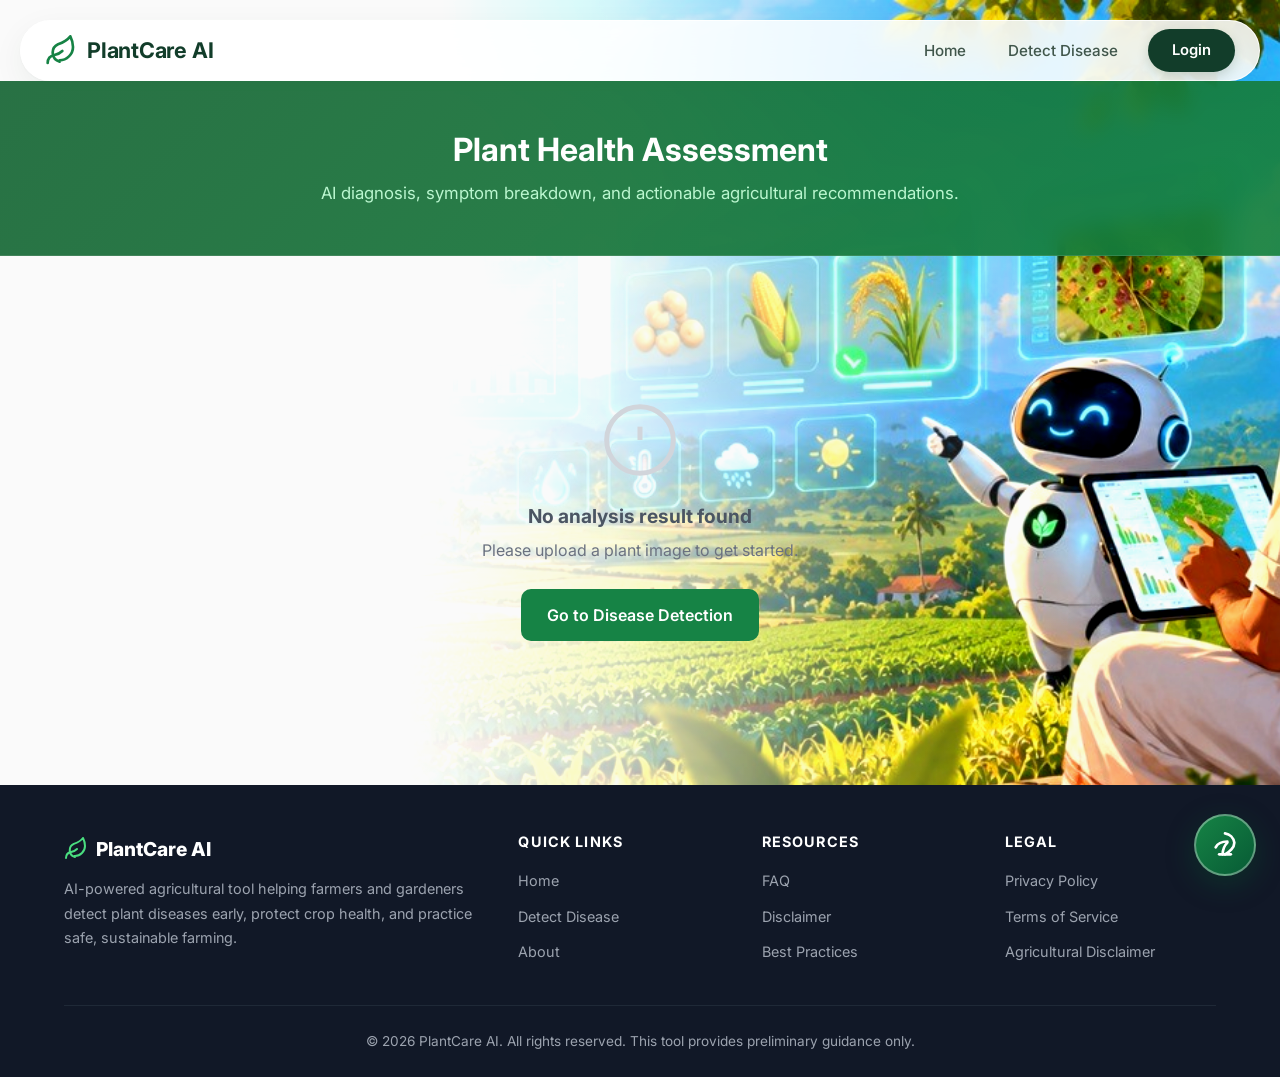
<file: frontend/results.html>
<!DOCTYPE html>
<html lang="en">
<head>
  <meta charset="UTF-8">
  <meta name="viewport" content="width=device-width, initial-scale=1.0">
  <meta name="description" content="View comprehensive AI diagnosis results, symptoms, severity, and treatment suggestions for your plant.">
  <title>Analysis Results — PlantCare AI</title>
  <link rel="preconnect" href="https://fonts.googleapis.com">
  <link rel="preconnect" href="https://fonts.gstatic.com" crossorigin>
  <link href="https://fonts.googleapis.com/css2?family=Inter:wght@400;500;600;700&family=Outfit:wght@600;700;800&display=swap" rel="stylesheet">
  <link rel="stylesheet" href="css/style.css">
  <link rel="stylesheet" href="css/responsive.css">
  <link rel="stylesheet" href="css/chatbot.css">
</head>
<body>

  <!-- Navigation -->
  <nav class="navbar" aria-label="Main navigation">
    <div class="container">
      <a href="index.html" class="navbar-brand" aria-label="PlantCare AI Home">
        <svg width="32" height="32" viewBox="0 0 24 24" fill="none" stroke="currentColor" stroke-width="2" stroke-linecap="round" stroke-linejoin="round">
          <path d="M11 20A7 7 0 0 1 9.8 6.9C15.5 4.9 17 3.5 19 1c1 2 2 4.5 2 8 0 5.5-4.78 10-10 10Z"/>
          <path d="M2 21c0-3 1.85-5.36 5.08-6C9.5 14.52 12 13 13 12"/>
        </svg>
        PlantCare AI
      </a>
      <button class="navbar-toggle" aria-label="Toggle navigation" aria-expanded="false">
        <svg width="24" height="24" viewBox="0 0 24 24" fill="none" stroke="currentColor" stroke-width="2" stroke-linecap="round" stroke-linejoin="round">
          <line x1="3" y1="6" x2="21" y2="6"/><line x1="3" y1="12" x2="21" y2="12"/><line x1="3" y1="18" x2="21" y2="18"/>
        </svg>
      </button>
      <ul class="navbar-links" id="navbar-links">
        <li><a href="index.html" data-i18n="nav_home">Home</a></li>
        <li><a href="detect.html" data-i18n="nav_detect">Detect Disease</a></li>
        <li><a href="login.html" class="btn-nav nav-login" data-i18n="nav_login">Login</a></li>
        <li><a href="#" class="btn-nav nav-logout" style="display:none" data-i18n="nav_logout">Logout</a></li>
      </ul>
    </div>
    <div class="nav-overlay"></div>
  </nav>

  <main>
    <!-- Page Header -->
    <div class="page-header">
      <div class="container">
        <h1>Plant Health Assessment</h1>
        <p>AI diagnosis, symptom breakdown, and actionable agricultural recommendations.</p>
      </div>
    </div>

    <!-- Results Container -->
    <section class="section">
      <div class="container" id="results-content" style="max-width: 820px;">
        <!-- Dynamically rendered by results.js -->
        <div class="card" style="padding: 3rem; text-align: center;">
          <div class="spinner" style="margin: 0 auto 1.5rem;"></div>
          <p class="loading-text">Loading analysis result...</p>
        </div>
      </div>
    </section>
  </main>

  <!-- Footer -->
  <footer class="footer">
    <div class="container">
      <div class="footer-grid">
        <div>
          <div class="footer-brand">
            <svg width="24" height="24" viewBox="0 0 24 24" fill="none" stroke="currentColor" stroke-width="2" stroke-linecap="round" stroke-linejoin="round">
              <path d="M11 20A7 7 0 0 1 9.8 6.9C15.5 4.9 17 3.5 19 1c1 2 2 4.5 2 8 0 5.5-4.78 10-10 10Z"/>
              <path d="M2 21c0-3 1.85-5.36 5.08-6C9.5 14.52 12 13 13 12"/>
            </svg>
            PlantCare AI
          </div>
          <p class="footer-about">AI-powered agricultural tool helping farmers and gardeners detect plant diseases early, protect crop health, and practice safe, sustainable farming.</p>
        </div>
        <div>
          <h4>Quick Links</h4>
          <ul>
            <li><a href="index.html">Home</a></li>
            <li><a href="detect.html">Detect Disease</a></li>
            <li><a href="about.html">About</a></li>
          </ul>
        </div>
        <div>
          <h4>Resources</h4>
          <ul>
            <li><a href="about.html#faq">FAQ</a></li>
            <li><a href="about.html#disclaimer">Disclaimer</a></li>
            <li><a href="about.html#guide">Best Practices</a></li>
          </ul>
        </div>
        <div>
          <h4>Legal</h4>
          <ul>
            <li><a href="about.html#privacy">Privacy Policy</a></li>
            <li><a href="about.html#terms">Terms of Service</a></li>
            <li><a href="about.html#disclaimer">Agricultural Disclaimer</a></li>
          </ul>
        </div>
      </div>
      <div class="footer-bottom">
        <p>&copy; 2026 PlantCare AI. All rights reserved. This tool provides preliminary guidance only.</p>
      </div>
    </div>
  </footer>

  <script src="js/api.js"></script>
  <script src="js/main.js"></script>
  <script src="js/results.js"></script>
  <script src="js/chatbot.js"></script>
</body>
</html>
</file>
<file: frontend/css/style.css>
/* ═══════════════════════════════════════════════════════════
   PlantCare AI — Main Stylesheet
   Nature-inspired, professional agricultural tech design
   ═══════════════════════════════════════════════════════════ */

/* ── CSS Custom Properties ─────────────────────────────── */
:root {
  /* Brand specific colors */
  --primary-green: #168345;
  --dark-forest:   #123D2A;
  --deep-green:    #07532E;
  --light-green:   #E1F5E6;
  --body-text:     #40564B;
  --color-border-subtle: rgba(255, 255, 255, 0.75);

  /* Primary — Forest / Leaf greens */
  --green-50:  #f0fdf4;
  --green-100: #dcfce7;
  --green-200: #bbf7d0;
  --green-300: #86efac;
  --green-400: #4ade80;
  --green-500: #22c55e;
  --green-600: #16a34a;
  --green-700: #15803d;
  --green-800: #166534;
  --green-900: #14532d;

  /* Earth tones */
  --earth-50:  #fdf8f0;
  --earth-100: #f5ead6;
  --earth-200: #e8d5b0;
  --earth-300: #d4b87a;
  --earth-400: #c09a4e;
  --earth-500: #a67c32;
  --earth-600: #8a6428;
  --earth-700: #6d4e1f;

  /* Neutrals */
  --gray-50:  #f9fafb;
  --gray-100: #f3f4f6;
  --gray-200: #e5e7eb;
  --gray-300: #d1d5db;
  --gray-400: #9ca3af;
  --gray-500: #6b7280;
  --gray-600: #4b5563;
  --gray-700: #374151;
  --gray-800: #1f2937;
  --gray-900: #111827;

  /* Semantic */
  --danger:  #dc2626;
  --danger-light: #fef2f2;
  --warning: #f59e0b;
  --warning-light: #fffbeb;
  --info:    #3b82f6;
  --info-light: #eff6ff;
  --success: #16a34a;
  --success-light: #f0fdf4;

  /* Design tokens */
  --color-primary: #168345;
  --color-primary-light: #22c55e;
  --color-primary-bg: #E1F5E6;
  --color-accent: #123D2A;
  --color-text: #40564B;
  --color-text-muted: #6b7280;
  --color-bg: #ffffff;
  --color-bg-subtle: #f9fafb;
  --color-border: #e5e7eb;

  /* Typography */
  --font-sans: 'Inter', -apple-system, BlinkMacSystemFont, 'Segoe UI', Roboto, sans-serif;
  --font-display: 'Poppins', 'Inter', sans-serif;

  /* Spacing */
  --space-1: 0.25rem;
  --space-2: 0.5rem;
  --space-3: 0.75rem;
  --space-4: 1rem;
  --space-5: 1.25rem;
  --space-6: 1.5rem;
  --space-8: 2rem;
  --space-10: 2.5rem;
  --space-12: 3rem;
  --space-16: 4rem;
  --space-20: 5rem;

  /* Borders & Shadows */
  --radius-sm: 6px;
  --radius-md: 10px;
  --radius-lg: 16px;
  --radius-xl: 24px;
  --radius-full: 9999px;
  --shadow-sm: 0 1px 2px rgba(0,0,0,.05);
  --shadow-md: 0 4px 12px rgba(0,0,0,.08);
  --shadow-lg: 0 10px 30px rgba(0,0,0,.1);
  --shadow-xl: 0 20px 50px rgba(0,0,0,.12);

  /* Transitions */
  --transition-fast: 150ms ease;
  --transition-base: 250ms ease;
  --transition-slow: 400ms ease;
}

/* ── Reset & Base ──────────────────────────────────────── */
*, *::before, *::after { box-sizing: border-box; margin: 0; padding: 0; }

html {
  scroll-behavior: smooth;
  -webkit-text-size-adjust: 100%;
  font-size: 16px;
}

body {
  font-family: var(--font-sans);
  color: var(--color-text);
  line-height: 1.7;
  min-height: 100vh;
  display: flex;
  flex-direction: column;
  -webkit-font-smoothing: antialiased;
  -moz-osx-font-smoothing: grayscale;
  position: relative;
}

body::before {
  content: '';
  position: fixed;
  inset: 0;
  z-index: -1;
  background-image: 
    linear-gradient(90deg, 
      rgba(255, 255, 255, 0.98) 0%, 
      rgba(255, 255, 255, 0.94) 30%, 
      rgba(255, 255, 255, 0.72) 48%, 
      rgba(255, 255, 255, 0.20) 70%, 
      rgba(255, 255, 255, 0.0) 88%),
    url('../image.png');
  background-size: cover;
  background-position: center center;
  background-repeat: no-repeat;
  filter: contrast(120%) saturate(115%) brightness(98%);
  pointer-events: none;
}


img { max-width: 100%; height: auto; display: block; }
a { color: var(--color-primary); text-decoration: none; transition: color var(--transition-fast); }
a:hover { color: var(--color-primary-light); }
button { cursor: pointer; font-family: inherit; }
input, select, textarea { font-family: inherit; font-size: 1rem; }

h1, h2, h3, h4, h5, h6 {
  font-family: var(--font-display);
  color: var(--gray-900);
  line-height: 1.3;
  font-weight: 700;
}

/* ── Utility Classes ───────────────────────────────────── */
.container {
  width: 100%;
  max-width: 1200px;
  margin: 0 auto;
  padding: 0 var(--space-6);
}

.sr-only {
  position: absolute;
  width: 1px;
  height: 1px;
  padding: 0;
  margin: -1px;
  overflow: hidden;
  clip: rect(0,0,0,0);
  white-space: nowrap;
  border: 0;
}

.text-center { text-align: center; }
.text-muted { color: var(--color-text-muted); }

/* ── Floating Navbar ────────────────────────────────────── */
.navbar-wrapper {
  position: sticky;
  top: 0;
  z-index: 1000;
  width: 100%;
  padding: 20px 24px 0;
}

.navbar {
  max-width: 1350px;
  margin: 0 auto;
  background: rgba(255, 255, 255, 0.88);
  backdrop-filter: blur(16px);
  -webkit-backdrop-filter: blur(16px);
  border: 1px solid rgba(255, 255, 255, 0.85);
  box-shadow: 0 10px 32px rgba(18, 61, 42, 0.06), 0 1px 3px rgba(0, 0, 0, 0.04);
  border-radius: var(--radius-full);
  padding: 8px 18px 8px 24px;
  transition: all var(--transition-base);
}

/* Standalone navbar compatibility for subpages without wrapper */
body:not(.page-home) .navbar {
  margin: 20px auto 0;
  width: calc(100% - 40px);
}

.navbar-inner,
.navbar .container {
  display: flex;
  align-items: center;
  justify-content: space-between;
  gap: var(--space-4);
  max-width: 100%;
  padding: 0;
}

.navbar-brand {
  display: flex;
  align-items: center;
  gap: 10px;
  font-family: var(--font-display);
  font-weight: 700;
  font-size: 1.35rem;
  color: var(--dark-forest);
  text-decoration: none;
  letter-spacing: -0.01em;
}

.navbar-brand svg,
.navbar-brand .brand-icon {
  color: var(--primary-green);
  flex-shrink: 0;
  transition: transform var(--transition-fast);
}

.navbar-brand:hover {
  color: var(--primary-green);
}

.navbar-brand:hover svg,
.navbar-brand:hover .brand-icon {
  transform: scale(1.05);
}

.navbar-links {
  display: flex;
  align-items: center;
  gap: 6px;
  list-style: none;
}

.navbar-links a.nav-link,
.navbar-links a {
  display: inline-flex;
  align-items: center;
  gap: var(--space-1);
  padding: 8px 18px;
  border-radius: var(--radius-full);
  color: #40564B;
  font-weight: 500;
  font-size: 0.95rem;
  transition: all var(--transition-fast);
  white-space: nowrap;
  text-decoration: none;
}

.navbar-links a:hover {
  color: var(--primary-green);
  background: rgba(225, 245, 230, 0.5);
}

.navbar-links a.active {
  color: var(--primary-green);
  background: var(--light-green);
  font-weight: 600;
}

.navbar-links .btn-nav {
  background: var(--dark-forest);
  color: #fff !important;
  padding: 9px 24px;
  border-radius: var(--radius-full);
  font-weight: 600;
  font-size: 0.925rem;
  margin-left: 6px;
  box-shadow: 0 4px 12px rgba(18, 61, 42, 0.18);
  transition: all var(--transition-fast);
}

.navbar-links .btn-nav:hover {
  background: var(--primary-green);
  color: #fff !important;
  transform: translateY(-1px);
  box-shadow: 0 6px 18px rgba(22, 131, 69, 0.3);
}

/* Hamburger */
.navbar-toggle {
  display: none;
  background: none;
  border: none;
  padding: var(--space-2);
  color: var(--dark-forest);
}

/* ── Buttons ───────────────────────────────────────────── */
.btn {
  display: inline-flex;
  align-items: center;
  justify-content: center;
  gap: var(--space-2);
  padding: var(--space-3) var(--space-6);
  border-radius: var(--radius-md);
  font-weight: 600;
  font-size: 1rem;
  border: 2px solid transparent;
  transition: all var(--transition-base);
  text-decoration: none;
  white-space: nowrap;
  line-height: 1.5;
}

.btn-primary {
  background: var(--color-primary);
  color: #fff;
}
.btn-primary:hover {
  background: var(--green-600);
  color: #fff;
  transform: translateY(-1px);
  box-shadow: var(--shadow-md);
}

.btn-secondary {
  background: transparent;
  color: var(--color-primary);
  border-color: var(--color-primary);
}
.btn-secondary:hover {
  background: var(--green-50);
  color: var(--green-800);
}

.btn-danger {
  background: var(--danger);
  color: #fff;
}
.btn-danger:hover {
  background: #b91c1c;
  color: #fff;
}

.btn-outline {
  background: #fff;
  color: var(--gray-700);
  border-color: var(--color-border);
}
.btn-outline:hover {
  border-color: var(--gray-400);
  background: var(--gray-50);
}

.btn-lg {
  padding: var(--space-4) var(--space-8);
  font-size: 1.1rem;
  border-radius: var(--radius-lg);
}

.btn-sm {
  padding: var(--space-1) var(--space-3);
  font-size: 0.85rem;
  border-radius: var(--radius-sm);
}

.btn:disabled, .btn[aria-disabled="true"] {
  opacity: 0.55;
  cursor: not-allowed;
  transform: none !important;
  box-shadow: none !important;
}

/* ── Cards ─────────────────────────────────────────────── */
.card {
  background: rgba(255, 255, 255, 0.92);
  backdrop-filter: blur(10px);
  -webkit-backdrop-filter: blur(10px);
  border: 1px solid rgba(229, 231, 235, 0.85);
  border-radius: var(--radius-lg);
  padding: var(--space-6);
  transition: all var(--transition-base);
}

.card:hover {
  box-shadow: var(--shadow-md);
  border-color: var(--green-200);
}

.card-icon {
  width: 56px;
  height: 56px;
  border-radius: var(--radius-md);
  display: flex;
  align-items: center;
  justify-content: center;
  margin-bottom: var(--space-4);
  background: var(--green-50);
  color: var(--color-primary);
}

.card h3 {
  font-size: 1.15rem;
  margin-bottom: var(--space-2);
}

.card p {
  color: var(--color-text-muted);
  font-size: 0.95rem;
  line-height: 1.6;
}

/* ── Hero Section (Redesigned) ────────────────────────── */
.page-home {
  min-height: 100vh;
  display: flex;
  flex-direction: column;
}

.home-main {
  flex: 1;
  display: flex;
  align-items: center;
  width: 100%;
}

.hero {
  position: relative;
  width: 100%;
  min-height: calc(88vh - 80px);
  display: flex;
  align-items: center;
  padding: 18px 0 36px;
  background: transparent;
}

.hero-container {
  width: 100%;
  max-width: 1350px;
  margin: 0 auto;
  padding: 0 24px;
}

.hero-content {
  max-width: 630px;
  position: relative;
  z-index: 2;
  animation: heroFadeIn 0.8s cubic-bezier(0.16, 1, 0.3, 1) forwards;
}

@keyframes heroFadeIn {
  from {
    opacity: 0;
    transform: translateY(18px);
  }
  to {
    opacity: 1;
    transform: translateY(0);
  }
}

/* Eyebrow label */
.hero-eyebrow {
  display: inline-flex;
  align-items: center;
  gap: 8px;
  font-family: var(--font-display);
  font-size: 13px;
  font-weight: 600;
  color: var(--dark-forest);
  letter-spacing: 4px;
  text-transform: uppercase;
  margin-bottom: 16px;
}

.hero-eyebrow .eyebrow-icon {
  color: var(--primary-green);
  flex-shrink: 0;
}

/* Main Heading */
.hero-title {
  font-family: var(--font-display);
  font-weight: 800;
  font-size: clamp(2.6rem, 4.5vw, 4.5rem);
  line-height: 1.05;
  letter-spacing: -0.03em;
  margin-bottom: 18px;
  display: flex;
  flex-direction: column;
}

.hero-title-dark {
  color: var(--dark-forest); /* #123D2A */
  display: block;
}

.hero-title-green {
  color: var(--primary-green); /* #168345 */
  display: block;
}

/* Supporting Headline */
.hero-subtitle {
  font-family: var(--font-display);
  font-size: clamp(1.15rem, 1.5vw, 1.4rem);
  font-weight: 600;
  color: var(--dark-forest);
  line-height: 1.35;
  margin-bottom: 14px;
  max-width: 580px;
}

/* Description Paragraph */
.hero-description {
  font-family: var(--font-sans);
  font-size: clamp(0.98rem, 1.1vw, 1.075rem);
  font-weight: 400;
  line-height: 1.65;
  color: var(--body-text); /* #40564B */
  max-width: 540px;
  margin-bottom: 28px;
}

/* Call to Action Buttons */
.hero-actions {
  display: flex;
  align-items: center;
  gap: 16px;
  flex-wrap: wrap;
  margin-bottom: 32px;
}

.btn-hero-primary {
  display: inline-flex;
  align-items: center;
  gap: 10px;
  background: var(--primary-green);
  color: #ffffff !important;
  font-family: var(--font-sans);
  font-size: 16px;
  font-weight: 700;
  padding: 15px 30px;
  border-radius: 16px;
  box-shadow: 0 8px 24px rgba(22, 131, 69, 0.32);
  text-decoration: none;
  transition: all var(--transition-base);
  border: 2px solid transparent;
}

.btn-hero-primary:hover {
  background: #13733b;
  color: #ffffff !important;
  transform: translateY(-2px);
  box-shadow: 0 12px 28px rgba(22, 131, 69, 0.42);
}

.btn-hero-secondary {
  display: inline-flex;
  align-items: center;
  gap: 10px;
  background: rgba(255, 255, 255, 0.9);
  backdrop-filter: blur(8px);
  -webkit-backdrop-filter: blur(8px);
  color: var(--dark-forest) !important;
  font-family: var(--font-sans);
  font-size: 16px;
  font-weight: 600;
  padding: 14px 28px;
  border-radius: 16px;
  border: 2px solid var(--primary-green);
  text-decoration: none;
  transition: all var(--transition-base);
}

.btn-hero-secondary svg {
  color: var(--primary-green);
}

.btn-hero-secondary:hover {
  background: var(--light-green);
  color: var(--dark-forest) !important;
  transform: translateY(-2px);
}

/* Feature Indicators */
.hero-features {
  display: flex;
  align-items: center;
  flex-wrap: wrap;
  gap: 12px 22px;
  padding-top: 4px;
}

.feature-item {
  display: inline-flex;
  align-items: center;
  gap: 8px;
  transition: transform var(--transition-fast);
}

.feature-item:hover {
  transform: translateY(-1px);
}

.feature-icon-badge {
  width: 32px;
  height: 32px;
  border-radius: 50%;
  background: var(--light-green);
  color: var(--primary-green);
  display: flex;
  align-items: center;
  justify-content: center;
  flex-shrink: 0;
  box-shadow: 0 2px 6px rgba(22, 131, 69, 0.12);
}

.feature-icon-badge svg {
  color: var(--primary-green);
  width: 16px;
  height: 16px;
}

.feature-text {
  font-family: var(--font-sans);
  font-size: 0.88rem;
  font-weight: 600;
  color: var(--dark-forest);
  white-space: nowrap;
}

@media (prefers-reduced-motion: reduce) {
  .hero-content {
    animation: none;
  }
  .btn-hero-primary,
  .btn-hero-secondary,
  .feature-item {
    transition: none;
  }
}

/* ── Section Headings ──────────────────────────────────── */
.section { padding: var(--space-20) 0; }

.section-header {
  text-align: center;
  max-width: 680px;
  margin: 0 auto var(--space-12);
}

.section-header h2 {
  font-size: clamp(1.6rem, 3vw, 2.2rem);
  margin-bottom: var(--space-4);
}

.section-header p {
  color: var(--color-text-muted);
  font-size: 1.05rem;
}

.section-label {
  display: inline-block;
  color: var(--color-primary);
  font-weight: 700;
  font-size: 0.85rem;
  text-transform: uppercase;
  letter-spacing: 0.08em;
  margin-bottom: var(--space-3);
}

/* ── How It Works ──────────────────────────────────────── */
.steps-grid {
  display: grid;
  grid-template-columns: repeat(3, 1fr);
  gap: var(--space-8);
  position: relative;
}

.step-card {
  text-align: center;
  padding: var(--space-8) var(--space-6);
  position: relative;
}

.step-number {
  width: 64px;
  height: 64px;
  margin: 0 auto var(--space-5);
  display: flex;
  align-items: center;
  justify-content: center;
  font-family: var(--font-display);
  font-size: 1.5rem;
  font-weight: 800;
  color: #fff;
  background: linear-gradient(135deg, var(--green-600), var(--green-500));
  border-radius: var(--radius-lg);
  box-shadow: 0 4px 14px rgba(22,163,74,.3);
}

.step-card h3 {
  font-size: 1.15rem;
  margin-bottom: var(--space-3);
}

.step-card p {
  color: var(--color-text-muted);
  font-size: 0.95rem;
}

/* ── Feature Grid ──────────────────────────────────────── */
.features-grid {
  display: grid;
  grid-template-columns: repeat(auto-fit, minmax(260px, 1fr));
  gap: var(--space-6);
}

/* ── Crops Section ─────────────────────────────────────── */
.crops-section { background: transparent; }

.crops-grid {
  display: grid;
  grid-template-columns: repeat(auto-fit, minmax(160px, 1fr));
  gap: var(--space-4);
}

.crop-card {
  background: #fff;
  border: 1px solid var(--green-100);
  border-radius: var(--radius-lg);
  padding: var(--space-5);
  text-align: center;
  transition: all var(--transition-base);
}

.crop-card:hover {
  transform: translateY(-4px);
  box-shadow: var(--shadow-md);
  border-color: var(--green-300);
}

.crop-emoji {
  font-size: 2.5rem;
  margin-bottom: var(--space-3);
  display: block;
}

.crop-card h3 {
  font-size: 1rem;
  color: var(--gray-700);
}

/* ── Forms ─────────────────────────────────────────────── */
.form-group {
  margin-bottom: var(--space-5);
}

.form-group label {
  display: block;
  font-weight: 600;
  margin-bottom: var(--space-2);
  color: var(--gray-700);
  font-size: 0.95rem;
}

.form-control {
  width: 100%;
  padding: var(--space-3) var(--space-4);
  border: 2px solid var(--color-border);
  border-radius: var(--radius-md);
  font-size: 1rem;
  color: var(--color-text);
  background: #fff;
  transition: border-color var(--transition-fast), box-shadow var(--transition-fast);
  line-height: 1.5;
}

.form-control:focus {
  outline: none;
  border-color: var(--green-400);
  box-shadow: 0 0 0 3px rgba(34,197,94,.15);
}

.form-control::placeholder { color: var(--gray-400); }

textarea.form-control { resize: vertical; min-height: 100px; }
select.form-control { cursor: pointer; }

.form-error {
  color: var(--danger);
  font-size: 0.85rem;
  margin-top: var(--space-1);
}

.form-hint {
  color: var(--color-text-muted);
  font-size: 0.85rem;
  margin-top: var(--space-1);
}

/* ── Upload Zone ───────────────────────────────────────── */
.upload-zone {
  border: 2px dashed var(--green-300);
  border-radius: var(--radius-xl);
  padding: var(--space-12) var(--space-8);
  text-align: center;
  background: var(--green-50);
  transition: all var(--transition-base);
  cursor: pointer;
  position: relative;
}

.upload-zone:hover,
.upload-zone.drag-over {
  border-color: var(--green-500);
  background: var(--green-100);
  transform: scale(1.005);
}

.upload-zone.has-image {
  border-style: solid;
  border-color: var(--green-400);
  padding: var(--space-6);
  cursor: default;
}

.upload-icon {
  width: 72px;
  height: 72px;
  margin: 0 auto var(--space-4);
  color: var(--green-500);
}

.upload-zone h3 {
  font-size: 1.15rem;
  margin-bottom: var(--space-2);
  color: var(--gray-700);
}

.upload-zone p {
  color: var(--color-text-muted);
  font-size: 0.95rem;
}

.upload-preview {
  max-width: 400px;
  max-height: 350px;
  margin: 0 auto var(--space-4);
  border-radius: var(--radius-lg);
  object-fit: contain;
}

.upload-file-info {
  display: flex;
  align-items: center;
  justify-content: center;
  gap: var(--space-3);
  margin-top: var(--space-3);
  font-size: 0.9rem;
  color: var(--gray-600);
}

.upload-actions {
  display: flex;
  gap: var(--space-3);
  justify-content: center;
  margin-top: var(--space-4);
}

/* ── Results ───────────────────────────────────────────── */
.result-header {
  display: flex;
  align-items: flex-start;
  gap: var(--space-6);
  margin-bottom: var(--space-8);
}

.result-image {
  width: 200px;
  height: 200px;
  object-fit: cover;
  border-radius: var(--radius-lg);
  border: 2px solid var(--color-border);
  flex-shrink: 0;
}

.result-summary h2 {
  font-size: 1.5rem;
  margin-bottom: var(--space-2);
}

.result-badge {
  display: inline-flex;
  align-items: center;
  gap: var(--space-1);
  padding: var(--space-1) var(--space-3);
  border-radius: var(--radius-full);
  font-size: 0.85rem;
  font-weight: 600;
}

.badge-healthy { background: var(--success-light); color: var(--success); }
.badge-warning { background: var(--warning-light); color: var(--warning); }
.badge-danger  { background: var(--danger-light); color: var(--danger); }
.badge-info    { background: var(--info-light); color: var(--info); }

.result-section {
  margin-bottom: var(--space-6);
}

.result-section h3 {
  font-size: 1.1rem;
  margin-bottom: var(--space-3);
  display: flex;
  align-items: center;
  gap: var(--space-2);
  color: var(--gray-800);
}

.result-list {
  list-style: none;
  padding: 0;
}

.result-list li {
  padding: var(--space-2) 0;
  padding-left: var(--space-6);
  position: relative;
  color: var(--gray-700);
  font-size: 0.95rem;
}

.result-list li::before {
  content: '';
  position: absolute;
  left: 0;
  top: 50%;
  transform: translateY(-50%);
  width: 8px;
  height: 8px;
  border-radius: 50%;
  background: var(--green-400);
}

.confidence-bar {
  height: 12px;
  background: var(--gray-200);
  border-radius: var(--radius-full);
  overflow: hidden;
  margin-top: var(--space-2);
  max-width: 300px;
}

.confidence-fill {
  height: 100%;
  border-radius: var(--radius-full);
  transition: width var(--transition-slow);
}

.confidence-low    { background: linear-gradient(90deg, var(--danger), #ef4444); }
.confidence-medium { background: linear-gradient(90deg, var(--warning), #fbbf24); }
.confidence-high   { background: linear-gradient(90deg, var(--green-500), var(--green-400)); }

.result-actions {
  display: flex;
  gap: var(--space-3);
  flex-wrap: wrap;
  padding-top: var(--space-6);
  border-top: 1px solid var(--color-border);
}

/* ── Dashboard ─────────────────────────────────────────── */
.stats-grid {
  display: grid;
  grid-template-columns: repeat(auto-fit, minmax(200px, 1fr));
  gap: var(--space-5);
  margin-bottom: var(--space-8);
}

.stat-card {
  background: #fff;
  border: 1px solid var(--color-border);
  border-radius: var(--radius-lg);
  padding: var(--space-5);
  text-align: center;
}

.stat-card .stat-value {
  font-family: var(--font-display);
  font-size: 2.2rem;
  font-weight: 800;
  color: var(--color-primary);
  line-height: 1;
}

.stat-card .stat-label {
  font-size: 0.9rem;
  color: var(--color-text-muted);
  margin-top: var(--space-2);
}

.reports-table-wrapper {
  overflow-x: auto;
  border: 1px solid var(--color-border);
  border-radius: var(--radius-lg);
}

.reports-table {
  width: 100%;
  border-collapse: collapse;
}

.reports-table th,
.reports-table td {
  padding: var(--space-3) var(--space-4);
  text-align: left;
  border-bottom: 1px solid var(--color-border);
  font-size: 0.95rem;
}

.reports-table th {
  background: var(--gray-50);
  font-weight: 600;
  color: var(--gray-600);
  font-size: 0.85rem;
  text-transform: uppercase;
  letter-spacing: 0.04em;
  white-space: nowrap;
}

.reports-table tbody tr:hover { background: var(--green-50); }
.reports-table tbody tr:last-child td { border-bottom: none; }

/* Simple bar chart */
.bar-chart {
  display: flex;
  flex-direction: column;
  gap: var(--space-3);
  margin-top: var(--space-4);
}

.bar-chart-item {
  display: grid;
  grid-template-columns: 120px 1fr 50px;
  align-items: center;
  gap: var(--space-3);
  font-size: 0.9rem;
}

.bar-chart-label {
  overflow: hidden;
  text-overflow: ellipsis;
  white-space: nowrap;
  color: var(--gray-700);
}

.bar-chart-track {
  height: 20px;
  background: var(--gray-100);
  border-radius: var(--radius-sm);
  overflow: hidden;
}

.bar-chart-fill {
  height: 100%;
  background: linear-gradient(90deg, var(--green-500), var(--green-400));
  border-radius: var(--radius-sm);
  transition: width var(--transition-slow);
  min-width: 4px;
}

.bar-chart-count {
  font-weight: 600;
  color: var(--gray-600);
  text-align: right;
}

/* ── Auth Pages ────────────────────────────────────────── */
.auth-page {
  flex: 1;
  display: flex;
  align-items: center;
  justify-content: center;
  padding: var(--space-8);
  background: transparent;
}

.auth-card {
  width: 100%;
  max-width: 440px;
  background: #fff;
  border-radius: var(--radius-xl);
  padding: var(--space-10);
  box-shadow: var(--shadow-lg);
}

.auth-card h1 {
  font-size: 1.6rem;
  margin-bottom: var(--space-2);
  text-align: center;
}

.auth-card .auth-subtitle {
  text-align: center;
  color: var(--color-text-muted);
  margin-bottom: var(--space-8);
}

.auth-card .auth-footer {
  text-align: center;
  margin-top: var(--space-6);
  font-size: 0.95rem;
  color: var(--color-text-muted);
}

/* ── Disclaimer ────────────────────────────────────────── */
.disclaimer {
  background: var(--warning-light);
  border: 1px solid #fde68a;
  border-radius: var(--radius-md);
  padding: var(--space-4) var(--space-5);
  margin: var(--space-6) 0;
  font-size: 0.9rem;
  line-height: 1.6;
  color: var(--gray-700);
}

.disclaimer strong { color: var(--gray-800); }

/* ── Loading ───────────────────────────────────────────── */
.loading-overlay {
  position: fixed;
  inset: 0;
  background: rgba(255,255,255,.85);
  backdrop-filter: blur(6px);
  display: flex;
  align-items: center;
  justify-content: center;
  z-index: 9999;
  flex-direction: column;
  gap: var(--space-4);
}

.loading-overlay.hidden { display: none; }

.spinner {
  width: 56px;
  height: 56px;
  border: 4px solid var(--green-200);
  border-top-color: var(--green-600);
  border-radius: 50%;
  animation: spin 0.8s linear infinite;
}

@keyframes spin { to { transform: rotate(360deg); } }

.loading-text {
  font-weight: 600;
  color: var(--gray-700);
  font-size: 1.05rem;
}

/* ── Empty State ───────────────────────────────────────── */
.empty-state {
  text-align: center;
  padding: var(--space-16) var(--space-6);
  color: var(--color-text-muted);
}

.empty-state svg {
  width: 80px;
  height: 80px;
  margin: 0 auto var(--space-4);
  color: var(--gray-300);
}

.empty-state h3 {
  font-size: 1.2rem;
  color: var(--gray-600);
  margin-bottom: var(--space-2);
}

/* ── Footer ────────────────────────────────────────────── */
.footer {
  background: var(--gray-900);
  color: var(--gray-400);
  padding: var(--space-12) 0 var(--space-6);
  margin-top: auto;
}

.footer-grid {
  display: grid;
  grid-template-columns: 2fr 1fr 1fr 1fr;
  gap: var(--space-8);
  margin-bottom: var(--space-8);
}

.footer-brand {
  display: flex;
  align-items: center;
  gap: var(--space-2);
  font-family: var(--font-display);
  font-weight: 800;
  font-size: 1.2rem;
  color: #fff;
  margin-bottom: var(--space-3);
}

.footer-brand svg { color: var(--green-400); }

.footer-about { font-size: 0.9rem; line-height: 1.7; }

.footer h4 {
  color: #fff;
  font-size: 0.9rem;
  text-transform: uppercase;
  letter-spacing: 0.08em;
  margin-bottom: var(--space-4);
}

.footer ul { list-style: none; }
.footer ul li { margin-bottom: var(--space-2); }
.footer ul a {
  color: var(--gray-400);
  font-size: 0.9rem;
  transition: color var(--transition-fast);
}
.footer ul a:hover { color: var(--green-400); }

.footer-bottom {
  border-top: 1px solid var(--gray-800);
  padding-top: var(--space-6);
  text-align: center;
  font-size: 0.85rem;
}

/* ── Alert / Toast ─────────────────────────────────────── */
.toast-container {
  position: fixed;
  top: var(--space-5);
  right: var(--space-5);
  z-index: 10000;
  display: flex;
  flex-direction: column;
  gap: var(--space-3);
}

.toast {
  padding: var(--space-4) var(--space-5);
  border-radius: var(--radius-md);
  box-shadow: var(--shadow-lg);
  font-size: 0.95rem;
  font-weight: 500;
  display: flex;
  align-items: center;
  gap: var(--space-3);
  animation: slideIn 0.3s ease;
  max-width: 400px;
}

.toast-success { background: var(--success-light); color: var(--success); border: 1px solid var(--green-200); }
.toast-error   { background: var(--danger-light); color: var(--danger); border: 1px solid #fecaca; }
.toast-info    { background: var(--info-light); color: var(--info); border: 1px solid #bfdbfe; }

@keyframes slideIn {
  from { transform: translateX(100%); opacity: 0; }
  to   { transform: translateX(0); opacity: 1; }
}

/* ── Language Toggle ───────────────────────────────────── */
.lang-toggle {
  display: inline-flex;
  border: 2px solid var(--color-border);
  border-radius: var(--radius-full);
  overflow: hidden;
}

.lang-toggle button {
  padding: var(--space-2) var(--space-4);
  border: none;
  background: transparent;
  font-size: 0.9rem;
  font-weight: 600;
  color: var(--gray-600);
  transition: all var(--transition-fast);
}

.lang-toggle button.active {
  background: var(--color-primary);
  color: #fff;
}

.lang-toggle button:hover:not(.active) {
  background: var(--gray-100);
}

/* ── Page Header ───────────────────────────────────────── */
.page-header {
  position: relative;
  background: linear-gradient(135deg, rgba(22, 101, 52, 0.92), rgba(21, 128, 61, 0.92));
  backdrop-filter: blur(10px);
  -webkit-backdrop-filter: blur(10px);
  color: #fff;
  padding: var(--space-12) 0;
  text-align: center;
  border-bottom: 1px solid rgba(255, 255, 255, 0.12);
}

.page-header h1 {
  color: #fff;
  font-size: clamp(1.5rem, 3vw, 2rem);
  margin-bottom: var(--space-2);
}

.page-header p {
  color: var(--green-200);
  font-size: 1.05rem;
}

/* ── About Page ────────────────────────────────────────── */
.about-content {
  max-width: 800px;
  margin: 0 auto;
  font-size: 1.05rem;
  line-height: 1.8;
}

.about-content h2 {
  margin-top: var(--space-10);
  margin-bottom: var(--space-4);
}

.about-content p { margin-bottom: var(--space-4); }

.about-content ul {
  padding-left: var(--space-6);
  margin-bottom: var(--space-4);
}

.about-content li {
  margin-bottom: var(--space-2);
}

/* ── Filter Bar ────────────────────────────────────────── */
.filter-bar {
  display: flex;
  gap: var(--space-3);
  margin-bottom: var(--space-6);
  flex-wrap: wrap;
}

.filter-bar .form-control {
  max-width: 280px;
}

/* ── Inconclusive ──────────────────────────────────────── */
.inconclusive-box {
  background: var(--info-light);
  border: 1px solid #bfdbfe;
  border-radius: var(--radius-lg);
  padding: var(--space-6);
  text-align: center;
}

.inconclusive-box h3 {
  color: var(--info);
  margin-bottom: var(--space-3);
}

.inconclusive-tips {
  text-align: left;
  max-width: 500px;
  margin: var(--space-4) auto 0;
}

.inconclusive-tips li {
  margin-bottom: var(--space-2);
  color: var(--gray-700);
}

/* ── Print Styles ──────────────────────────────────────── */
@media print {
  .navbar, .footer, .result-actions, .toast-container { display: none !important; }
  body { background: #fff; }
  .card { break-inside: avoid; border: 1px solid #ddd; }
}

/* ═══════════════════════════════════════════════════════════
   PlantCare AI — Disease Detection Dashboard Redesign Styles
   ═══════════════════════════════════════════════════════════ */

body.page-detect {
  min-height: 100vh;
  display: flex;
  flex-direction: column;
}

body.page-detect::before {
  content: '';
  position: fixed;
  inset: 0;
  z-index: -1;
  background-image: 
    linear-gradient(rgba(247, 252, 248, 0.88), rgba(247, 252, 248, 0.92)),
    url('../image.png');
  background-size: cover;
  background-position: center center;
  background-repeat: no-repeat;
  background-attachment: fixed;
  filter: contrast(115%) saturate(110%);
  pointer-events: none;
}

.detect-main-container {
  flex: 1;
  width: 100%;
  padding: 16px 20px 48px;
}

.dashboard-shell {
  max-width: 1450px;
  margin: 0 auto;
  display: flex;
  flex-direction: column;
  gap: 22px;
}

/* ── Green Hero Banner ─────────────────────────────────── */
.detect-hero-banner {
  position: relative;
  background: linear-gradient(135deg, #168345 0%, #075B35 100%);
  border-radius: 22px;
  padding: 34px 36px 24px;
  color: #fff;
  overflow: hidden;
  box-shadow: 0 14px 38px rgba(7, 91, 53, 0.22);
}

.banner-decor {
  position: absolute;
  pointer-events: none;
  opacity: 0.12;
  color: #fff;
}

.decor-top-right {
  top: -30px;
  right: -20px;
  transform: rotate(25deg);
}

.decor-bottom-left {
  bottom: -30px;
  left: -20px;
  transform: rotate(-15deg);
}

.banner-content {
  position: relative;
  z-index: 1;
  display: flex;
  flex-direction: column;
  align-items: center;
  text-align: center;
  gap: 20px;
}

.banner-title-wrap {
  display: flex;
  align-items: center;
  justify-content: center;
  gap: 12px;
}

.banner-title-leaf {
  color: #86EFAC;
  flex-shrink: 0;
}

.banner-title {
  font-family: var(--font-display);
  font-weight: 800;
  font-size: clamp(2rem, 3.2vw, 2.75rem);
  color: #ffffff;
  line-height: 1.15;
  letter-spacing: -0.02em;
  margin: 0;
}

.mint-highlight {
  color: #86EFAC;
}

.banner-subtitle {
  font-family: var(--font-sans);
  font-size: 1.05rem;
  color: rgba(255, 255, 255, 0.92);
  max-width: 780px;
  margin: 6px auto 0;
  line-height: 1.6;
}

.banner-features-row {
  display: flex;
  align-items: center;
  justify-content: center;
  background: rgba(255, 255, 255, 0.12);
  backdrop-filter: blur(10px);
  -webkit-backdrop-filter: blur(10px);
  border: 1px solid rgba(255, 255, 255, 0.2);
  border-radius: 16px;
  padding: 12px 24px;
  width: 100%;
  max-width: 1100px;
  gap: 16px;
}

.banner-feature-item {
  display: flex;
  align-items: center;
  gap: 12px;
  flex: 1;
  min-width: 0;
  text-align: left;
}

.feature-icon-box {
  width: 38px;
  height: 38px;
  border-radius: 10px;
  background: rgba(255, 255, 255, 0.22);
  display: flex;
  align-items: center;
  justify-content: center;
  color: #fff;
  flex-shrink: 0;
}

.feature-text-block {
  display: flex;
  flex-direction: column;
  min-width: 0;
}

.feature-title {
  font-family: var(--font-display);
  font-weight: 700;
  font-size: 0.9rem;
  color: #ffffff;
  white-space: nowrap;
  overflow: hidden;
  text-overflow: ellipsis;
}

.feature-desc {
  font-family: var(--font-sans);
  font-size: 0.78rem;
  color: rgba(255, 255, 255, 0.82);
  white-space: nowrap;
  overflow: hidden;
  text-overflow: ellipsis;
}

.feature-divider {
  width: 1px;
  height: 32px;
  background: rgba(255, 255, 255, 0.25);
  flex-shrink: 0;
}

/* ── 3-Column Dashboard Grid ──────────────────────────── */
.detect-dashboard-grid {
  display: grid;
  grid-template-columns: 40% 36% calc(24% - 32px);
  gap: 18px;
  align-items: stretch;
}

.dashboard-panel {
  background: rgba(255, 255, 255, 0.96);
  backdrop-filter: blur(12px);
  -webkit-backdrop-filter: blur(12px);
  border: 1px solid #E1E8E4;
  border-radius: 20px;
  padding: 26px;
  box-shadow: 0 10px 30px rgba(18, 61, 42, 0.05), 0 1px 3px rgba(0, 0, 0, 0.03);
  display: flex;
  flex-direction: column;
  transition: all var(--transition-base);
}

.dashboard-panel:hover {
  box-shadow: 0 14px 38px rgba(18, 61, 42, 0.08);
}

.panel-header {
  margin-bottom: 18px;
}

.panel-title-with-icon {
  display: flex;
  align-items: flex-start;
  gap: 14px;
}

.panel-icon-circle {
  width: 44px;
  height: 44px;
  border-radius: 12px;
  display: flex;
  align-items: center;
  justify-content: center;
  flex-shrink: 0;
}

.green-icon-bg {
  background: #E8F8EE;
  color: #168345;
}

.mint-icon-bg {
  background: #E1F5E6;
  color: #123D2A;
}

.yellow-icon-bg {
  background: #FFF1C7;
  color: #B45309;
}

.panel-title {
  font-family: var(--font-display);
  font-size: 1.25rem;
  font-weight: 700;
  color: #123D2A;
  line-height: 1.2;
  margin-bottom: 4px;
}

.panel-subtitle {
  font-family: var(--font-sans);
  font-size: 0.88rem;
  color: #526273;
  line-height: 1.45;
}

/* ── Panel Left: Upload Dropzone ──────────────────────── */
.upload-dropzone {
  background: #F4FBF7;
  border: 2px dashed #168345;
  border-radius: 20px;
  padding: 24px 20px;
  text-align: center;
  cursor: pointer;
  transition: all var(--transition-base);
  min-height: 220px;
  display: flex;
  flex-direction: column;
  align-items: center;
  justify-content: center;
  position: relative;
}

.upload-dropzone:hover,
.upload-dropzone.drag-over {
  background: #E8F8EE;
  border-color: #075B35;
  transform: scale(1.006);
}

.cloud-icon-wrap {
  width: 60px;
  height: 60px;
  border-radius: 50%;
  background: #E1F5E6;
  display: flex;
  align-items: center;
  justify-content: center;
  color: #168345;
  margin-bottom: 12px;
}

.dropzone-heading {
  font-family: var(--font-display);
  font-size: 1.05rem;
  font-weight: 700;
  color: #123D2A;
  margin-bottom: 4px;
}

.dropzone-subtext {
  font-family: var(--font-sans);
  font-size: 0.88rem;
  color: #526273;
  margin-bottom: 14px;
}

.btn-choose-img {
  background: #168345;
  color: #ffffff !important;
  font-family: var(--font-display);
  font-size: 0.95rem;
  font-weight: 600;
  padding: 10px 24px;
  border-radius: 12px;
  border: none;
  display: inline-flex;
  align-items: center;
  gap: 8px;
  box-shadow: 0 4px 12px rgba(22, 131, 69, 0.28);
  transition: all var(--transition-base);
  margin-bottom: 10px;
  cursor: pointer;
}

.btn-choose-img:hover {
  background: #12703a;
  transform: translateY(-1px);
  box-shadow: 0 6px 16px rgba(22, 131, 69, 0.38);
}

.dropzone-formats {
  font-size: 0.8rem;
  color: #6b7280;
}

/* Upload Preview */
.dropzone-preview-content {
  width: 100%;
  display: flex;
  flex-direction: column;
  align-items: center;
}

.preview-image-container {
  width: 100%;
  max-height: 200px;
  border-radius: 14px;
  overflow: hidden;
  background: #f8fafc;
  display: flex;
  align-items: center;
  justify-content: center;
  margin-bottom: 12px;
  border: 1px solid #E1E8E4;
}

.upload-preview-thumb {
  max-width: 100%;
  max-height: 200px;
  object-fit: contain;
}

.preview-file-details {
  display: flex;
  align-items: center;
  gap: 10px;
  font-size: 0.88rem;
  color: #123D2A;
  font-weight: 600;
  margin-bottom: 12px;
}

.preview-filesize {
  color: #526273;
  font-weight: 400;
}

.preview-actions {
  display: flex;
  gap: 10px;
}

.btn-outline-danger {
  background: #ffffff;
  border: 1.5px solid #dc2626;
  color: #dc2626;
  font-weight: 600;
  border-radius: 10px;
  padding: 6px 14px;
  display: inline-flex;
  align-items: center;
  gap: 6px;
  cursor: pointer;
  transition: all 0.2s ease;
}

.btn-outline-danger:hover {
  background: #dc2626;
  color: #fff;
}

.upload-aux-actions {
  display: flex;
  gap: 12px;
  margin-top: 16px;
}

.btn-aux {
  flex: 1;
  display: inline-flex;
  align-items: center;
  justify-content: center;
  gap: 8px;
  background: #ffffff;
  border: 1.5px solid #E1E8E4;
  color: #123D2A;
  font-family: var(--font-sans);
  font-size: 0.92rem;
  font-weight: 600;
  padding: 10px 16px;
  border-radius: 12px;
  transition: all var(--transition-fast);
  cursor: pointer;
}

.btn-aux svg {
  color: #168345;
}

.btn-aux:hover {
  border-color: #168345;
  background: #E8F8EE;
}

/* ── Panel Middle: Form & Analyze Button ──────────────── */
.panel-body-form {
  display: flex;
  flex-direction: column;
  height: 100%;
}

.form-label {
  display: flex;
  align-items: center;
  gap: 6px;
  font-family: var(--font-display);
  font-size: 0.92rem;
  font-weight: 600;
  color: #123D2A;
  margin-bottom: 6px;
}

.label-leaf-icon {
  color: #168345;
}

.label-with-counter {
  display: flex;
  align-items: center;
  justify-content: space-between;
  margin-bottom: 6px;
}

.char-counter {
  font-size: 0.8rem;
  color: #526273;
  font-weight: 500;
}

.modern-select {
  appearance: none;
  -webkit-appearance: none;
  padding-right: 36px;
  cursor: pointer;
  font-weight: 500;
  border: 1.5px solid #E1E8E4;
  border-radius: 12px;
  width: 100%;
}

.select-wrapper {
  position: relative;
}

.select-chevron {
  position: absolute;
  right: 14px;
  top: 50%;
  transform: translateY(-50%);
  pointer-events: none;
  color: #526273;
}

.modern-textarea {
  border: 1.5px solid #E1E8E4;
  border-radius: 12px;
  font-family: var(--font-sans);
  font-size: 0.95rem;
  resize: none;
  width: 100%;
}

.lang-form-group {
  display: flex;
  align-items: center;
  justify-content: space-between;
  margin-bottom: 18px;
}

.form-label-sm {
  font-size: 0.85rem;
  font-weight: 600;
  color: #526273;
}

.lang-toggle-pills {
  display: inline-flex;
  background: #f1f5f3;
  border-radius: 20px;
  padding: 2px;
}

.lang-pill {
  border: none;
  background: transparent;
  padding: 4px 14px;
  border-radius: 18px;
  font-size: 0.82rem;
  font-weight: 600;
  color: #526273;
  cursor: pointer;
  transition: all 0.2s ease;
}

.lang-pill.active {
  background: #168345;
  color: #ffffff;
}

.btn-analyze-gradient {
  width: 100%;
  background: linear-gradient(135deg, #168345 0%, #075B35 100%);
  color: #ffffff !important;
  font-family: var(--font-display);
  font-size: 1.05rem;
  font-weight: 700;
  padding: 16px 24px;
  border-radius: 14px;
  border: none;
  box-shadow: 0 8px 24px rgba(22, 131, 69, 0.35);
  cursor: pointer;
  transition: all var(--transition-base);
  display: flex;
  align-items: center;
  justify-content: center;
  margin-top: auto;
}

.btn-analyze-gradient:hover:not(:disabled) {
  transform: translateY(-2px);
  box-shadow: 0 12px 30px rgba(7, 91, 53, 0.42);
  background: linear-gradient(135deg, #14723c 0%, #064c2c 100%);
}

.btn-analyze-content {
  display: flex;
  align-items: center;
  justify-content: space-between;
  width: 100%;
}

.analyze-btn-text {
  flex: 1;
  text-align: center;
}

.btn-spinner {
  display: flex;
  align-items: center;
  justify-content: center;
  gap: 10px;
}

.spinner-dot {
  width: 18px;
  height: 18px;
  border: 3px solid rgba(255, 255, 255, 0.3);
  border-top-color: #ffffff;
  border-radius: 50%;
  animation: spin 0.8s linear infinite;
}

.panel-disclaimer-note {
  font-size: 0.76rem;
  color: #6b7280;
  text-align: center;
  margin-top: 10px;
  line-height: 1.35;
}

/* ── Panel Right: Tips for Best Results ───────────────── */
.panel-tips {
  background: #FFFDF5;
  border: 1px solid #F6E5B8;
}

.tips-title {
  color: #78350F;
}

.tips-list {
  display: flex;
  flex-direction: column;
  gap: 16px;
}

.tip-card {
  display: flex;
  align-items: flex-start;
  gap: 12px;
}

.tip-icon-bullet {
  width: 32px;
  height: 32px;
  border-radius: 50%;
  background: #FFF1C7;
  color: #B45309;
  display: flex;
  align-items: center;
  justify-content: center;
  flex-shrink: 0;
}

.tip-body {
  display: flex;
  flex-direction: column;
}

.tip-heading {
  font-family: var(--font-display);
  font-size: 0.92rem;
  font-weight: 700;
  color: #123D2A;
  line-height: 1.3;
  margin-bottom: 2px;
}

.tip-description {
  font-family: var(--font-sans);
  font-size: 0.82rem;
  color: #526273;
  line-height: 1.4;
}

/* ── Example Images Gallery ───────────────────────────── */
.examples-section-card {
  background: rgba(255, 255, 255, 0.96);
  backdrop-filter: blur(12px);
  -webkit-backdrop-filter: blur(12px);
  border: 1px solid #E1E8E4;
  border-radius: 20px;
  padding: 24px 28px;
  box-shadow: 0 10px 30px rgba(18, 61, 42, 0.05);
}

.examples-header {
  display: flex;
  align-items: flex-end;
  justify-content: space-between;
  margin-bottom: 18px;
}

.examples-title {
  font-family: var(--font-display);
  font-size: 1.35rem;
  font-weight: 700;
  color: #123D2A;
  margin-bottom: 2px;
}

.examples-subtitle {
  font-family: var(--font-sans);
  font-size: 0.9rem;
  color: #526273;
}

.examples-view-more {
  font-size: 0.85rem;
  font-weight: 600;
  color: #168345;
}

.examples-grid {
  display: grid;
  grid-template-columns: repeat(6, 1fr);
  gap: 16px;
}

.example-card {
  background: #ffffff;
  border: 1.5px solid #E1E8E4;
  border-radius: 14px;
  padding: 10px;
  cursor: pointer;
  transition: all var(--transition-base);
  text-align: left;
  display: flex;
  flex-direction: column;
}

.example-card:hover {
  transform: translateY(-4px);
  border-color: #168345;
  box-shadow: 0 8px 20px rgba(22, 131, 69, 0.18);
}

.example-img-wrap {
  position: relative;
  width: 100%;
  height: 120px;
  border-radius: 10px;
  overflow: hidden;
  margin-bottom: 10px;
  background: #eef5f0;
}

.example-img-wrap img {
  width: 100%;
  height: 100%;
  object-fit: cover;
  transition: transform 0.3s ease;
}

.example-card:hover .example-img-wrap img {
  transform: scale(1.06);
}

.example-tag-badge {
  position: absolute;
  top: 6px;
  left: 6px;
  background: rgba(18, 61, 42, 0.85);
  backdrop-filter: blur(4px);
  color: #ffffff;
  font-size: 0.72rem;
  font-weight: 600;
  padding: 2px 8px;
  border-radius: 8px;
}

.example-info {
  display: flex;
  flex-direction: column;
}

.example-crop-name {
  font-size: 0.75rem;
  color: #168345;
  font-weight: 600;
  text-transform: uppercase;
  letter-spacing: 0.5px;
}

.example-disease-name {
  font-family: var(--font-display);
  font-size: 0.95rem;
  font-weight: 700;
  color: #123D2A;
  line-height: 1.25;
}

/* ── Camera Viewfinder Modal ──────────────────────────── */
.camera-modal-backdrop {
  position: fixed;
  inset: 0;
  background: rgba(0, 0, 0, 0.65);
  backdrop-filter: blur(6px);
  z-index: 2000;
  display: flex;
  align-items: center;
  justify-content: center;
  padding: 20px;
}

.camera-modal-box {
  background: #ffffff;
  border-radius: 20px;
  max-width: 560px;
  width: 100%;
  overflow: hidden;
  box-shadow: var(--shadow-xl);
  display: flex;
  flex-direction: column;
}

.camera-modal-header {
  display: flex;
  align-items: center;
  justify-content: space-between;
  padding: 16px 20px;
  border-bottom: 1px solid #E1E8E4;
}

.camera-modal-title {
  font-family: var(--font-display);
  font-size: 1.15rem;
  font-weight: 700;
  color: #123D2A;
  margin: 0;
}

.camera-modal-close {
  background: none;
  border: none;
  font-size: 1.5rem;
  cursor: pointer;
  color: #526273;
  line-height: 1;
}

.camera-viewfinder-wrap {
  position: relative;
  width: 100%;
  height: 340px;
  background: #000;
  overflow: hidden;
  display: flex;
  align-items: center;
  justify-content: center;
}

.camera-viewfinder-wrap video {
  width: 100%;
  height: 100%;
  object-fit: cover;
}

.camera-focus-reticle {
  position: absolute;
  width: 180px;
  height: 180px;
  border: 2px dashed rgba(255, 255, 255, 0.7);
  border-radius: 16px;
  pointer-events: none;
}

.camera-modal-footer {
  display: flex;
  align-items: center;
  justify-content: space-between;
  padding: 16px 20px;
  border-top: 1px solid #E1E8E4;
  gap: 12px;
}

.btn-capture-snap {
  background: #168345;
  color: #fff;
  display: inline-flex;
  align-items: center;
  gap: 8px;
  padding: 10px 24px;
  border-radius: 12px;
  font-weight: 700;
  cursor: pointer;
}

/* ── Live In-Page Results Card ────────────────────────── */
.detect-results-section {
  margin-top: 24px;
}

.results-card {
  background: #ffffff;
  border-radius: 20px;
  border: 1px solid #E1E8E4;
  box-shadow: 0 12px 36px rgba(18, 61, 42, 0.08);
  padding: 32px;
}

.result-detail-grid {
  display: grid;
  grid-template-columns: repeat(auto-fit, minmax(280px, 1fr));
  gap: 20px;
  margin-top: 24px;
}

.result-detail-box {
  background: #F9FAF9;
  border: 1px solid #E5EBE7;
  border-radius: 16px;
  padding: 20px;
}

.result-detail-box h4 {
  display: flex;
  align-items: center;
  gap: 8px;
  font-family: var(--font-display);
  font-size: 1rem;
  font-weight: 700;
  color: #123D2A;
  margin-bottom: 12px;
}

.result-detail-box h4 svg {
  color: #168345;
}

.result-detail-box ul {
  padding-left: 18px;
  margin: 0;
}

.result-detail-box li {
  font-size: 0.92rem;
  color: #40564B;
  margin-bottom: 6px;
  line-height: 1.5;
}
</file>
<file: frontend/css/responsive.css>
/* ═══════════════════════════════════════════════════════════
   PlantCare AI — Responsive Stylesheet
   ═══════════════════════════════════════════════════════════ */

/* ── Tablet (≤1024px) ──────────────────────────────────── */
@media (max-width: 1024px) {
  .navbar-wrapper {
    padding: 16px 16px 0;
  }

  .navbar {
    padding: 8px 16px;
  }

  .hero {
    min-height: auto;
    padding: 30px 0 50px;
  }

  .hero-container {
    padding: 0 16px;
  }

  .hero-content {
    max-width: 560px;
  }

  .hero-title {
    font-size: clamp(2.4rem, 4.5vw, 3.8rem);
  }

  .hero-subtitle {
    font-size: 1.25rem;
  }

  .hero-features {
    gap: 12px 20px;
  }

  .footer-grid {
    grid-template-columns: 1fr 1fr;
    gap: var(--space-6);
  }

  .steps-grid { gap: var(--space-5); }

  .result-header { flex-direction: column; align-items: center; text-align: center; }
  .result-image { width: 180px; height: 180px; }
}

/* ── Mobile (≤768px) ───────────────────────────────────── */
@media (max-width: 768px) {
  :root {
    --space-20: 3rem;
    --space-16: 2.5rem;
    --space-12: 2rem;
  }

  .container { padding: 0 var(--space-4); }

  /* Navbar mobile */
  .navbar-wrapper {
    padding: 12px 12px 0;
  }

  .navbar {
    border-radius: 20px;
    padding: 8px 14px;
  }

  body:not(.page-home) .navbar {
    margin: 12px auto 0;
    width: calc(100% - 24px);
  }

  body.page-home::before {
    background-image: 
      linear-gradient(180deg, 
        rgba(255, 255, 255, 0.97) 0%, 
        rgba(255, 255, 255, 0.93) 55%, 
        rgba(255, 255, 255, 0.72) 80%, 
        rgba(255, 255, 255, 0.45) 100%),
      url('../image.png');
    background-position: 70% center;
  }

  .hero {
    padding: 24px 0 44px;
    min-height: auto;
  }

  .hero-container {
    padding: 0 16px;
  }

  .hero-content {
    max-width: 100%;
  }

  .hero-eyebrow {
    font-size: 11px;
    letter-spacing: 3px;
    margin-bottom: 14px;
  }

  .hero-title {
    font-size: clamp(2.1rem, 8vw, 3.1rem);
    margin-bottom: 16px;
    line-height: 1.1;
  }

  .hero-subtitle {
    font-size: 1.15rem;
    margin-bottom: 14px;
  }

  .hero-description {
    font-size: 0.975rem;
    margin-bottom: 24px;
    line-height: 1.6;
  }

  .hero-actions {
    flex-direction: column;
    align-items: stretch;
    gap: 12px;
    margin-bottom: 32px;
  }

  .btn-hero-primary,
  .btn-hero-secondary {
    width: 100%;
    justify-content: center;
    padding: 14px 20px;
    font-size: 15px;
    border-radius: 14px;
  }

  .hero-features {
    flex-direction: column;
    align-items: flex-start;
    gap: 12px;
  }

  .feature-item {
    width: 100%;
  }

  .navbar-toggle { display: block; }

  .navbar-links {
    position: fixed;
    top: 0;
    right: -100%;
    width: 80%;
    max-width: 320px;
    height: 100vh;
    background: #fff;
    flex-direction: column;
    align-items: flex-start;
    padding: var(--space-16) var(--space-6);
    gap: var(--space-1);
    box-shadow: var(--shadow-xl);
    transition: right var(--transition-base);
    z-index: 1001;
    overflow-y: auto;
  }

  .navbar-links.open { right: 0; }

  .navbar-links a {
    width: 100%;
    padding: var(--space-3) var(--space-4);
    font-size: 1rem;
  }

  .navbar-links .btn-nav {
    margin-top: var(--space-4);
    width: 100%;
    text-align: center;
    justify-content: center;
  }

  .nav-overlay {
    display: none;
    position: fixed;
    inset: 0;
    background: rgba(0,0,0,.4);
    z-index: 1000;
  }

  .nav-overlay.visible { display: block; }

  /* Steps */
  .steps-grid {
    grid-template-columns: 1fr;
    gap: var(--space-4);
  }

  .step-card { padding: var(--space-5); }

  /* Crops */
  .crops-grid { grid-template-columns: repeat(2, 1fr); }

  /* Features */
  .features-grid { grid-template-columns: 1fr; }

  /* Footer */
  .footer-grid { grid-template-columns: 1fr; }

  /* Upload */
  .upload-zone { padding: var(--space-8) var(--space-4); }
  .upload-preview { max-width: 100%; }

  /* Results */
  .result-header { gap: var(--space-4); }
  .result-image { width: 140px; height: 140px; }
  .result-actions { flex-direction: column; }
  .result-actions .btn { width: 100%; }

  /* Auth */
  .auth-card { padding: var(--space-6); }

  /* Dashboard */
  .stats-grid { grid-template-columns: repeat(2, 1fr); }

  .filter-bar { flex-direction: column; }
  .filter-bar .form-control { max-width: 100%; }

  /* Bar chart */
  .bar-chart-item {
    grid-template-columns: 90px 1fr 40px;
    font-size: 0.85rem;
  }

  /* Disease Detection Dashboard Mobile */
  .detect-main-container { padding: 10px 12px 36px; }
  .detect-hero-banner { padding: 24px 18px; border-radius: 18px; }
  .banner-title { font-size: 1.85rem; }
  .banner-subtitle { font-size: 0.92rem; }
  .banner-features-row {
    display: grid;
    grid-template-columns: 1fr 1fr;
    gap: 12px;
    padding: 12px;
  }
  .feature-divider { display: none; }
  .banner-feature-item { width: 100%; }
  .feature-title { font-size: 0.82rem; }
  .feature-desc { font-size: 0.72rem; }
  .detect-dashboard-grid {
    grid-template-columns: 1fr;
    gap: 16px;
  }
  .panel-tips { grid-column: span 1; }
  .dashboard-panel { padding: 20px 16px; border-radius: 18px; }
  .upload-aux-actions { flex-direction: column; }
  .examples-grid {
    grid-template-columns: repeat(2, 1fr);
    gap: 12px;
  }
  .examples-section-card { padding: 18px 16px; }
}

/* ── Tablet (≤1024px) Detect Dashboard ─────────────────── */
@media (max-width: 1024px) and (min-width: 769px) {
  .detect-dashboard-grid {
    grid-template-columns: 1fr 1fr;
  }
  .panel-tips {
    grid-column: span 2;
  }
  .examples-grid {
    grid-template-columns: repeat(3, 1fr);
  }
  .banner-features-row {
    flex-wrap: wrap;
    justify-content: center;
    gap: 14px;
  }
  .banner-feature-item {
    flex: 1 1 40%;
  }
  .feature-divider {
    display: none;
  }
}

/* ── Small Mobile (≤480px) ─────────────────────────────── */
@media (max-width: 480px) {
  .hero h1 { font-size: 1.7rem; }

  .hero-actions {
    flex-direction: column;
    width: 100%;
  }

  .hero-actions .btn { width: 100%; }

  .stats-grid { grid-template-columns: 1fr 1fr; }

  .stat-card .stat-value { font-size: 1.8rem; }

  .crops-grid { grid-template-columns: repeat(2, 1fr); }

  .btn-lg { padding: var(--space-3) var(--space-6); font-size: 1rem; }

  .hero-badge { font-size: 0.78rem; }

  .toast { max-width: calc(100vw - 2rem); }

  .banner-features-row {
    grid-template-columns: 1fr;
  }
  .examples-grid {
    grid-template-columns: 1fr;
  }
  .upload-preview-thumb {
    max-height: 160px;
  }
}
</file>
<file: frontend/css/chatbot.css>
/* ── PlantCare AI — Kisan AI Crop Profitability Chatbot Styles ─────── */

/* ── Floating Launcher Button ────────────────────────────────── */
.kisan-chat-toggle {
  position: fixed;
  bottom: 24px;
  right: 24px;
  width: 62px;
  height: 62px;
  border-radius: 50%;
  background: linear-gradient(135deg, #168345 0%, #075b35 100%);
  color: #ffffff;
  border: 2px solid rgba(255, 255, 255, 0.35);
  box-shadow: 0 8px 28px rgba(7, 91, 53, 0.38), 0 2px 8px rgba(0, 0, 0, 0.12);
  cursor: pointer;
  display: flex;
  align-items: center;
  justify-content: center;
  z-index: 9999;
  transition: all 0.3s cubic-bezier(0.34, 1.56, 0.64, 1);
  outline: none;
}

.kisan-chat-toggle:hover {
  transform: scale(1.08) translateY(-2px);
  box-shadow: 0 12px 36px rgba(7, 91, 53, 0.5);
}

.kisan-chat-toggle:active {
  transform: scale(0.96);
}

.kisan-chat-toggle .icon-chat,
.kisan-chat-toggle .icon-close {
  position: absolute;
  transition: all 0.25s ease;
}

.kisan-chat-toggle .icon-close {
  opacity: 0;
  transform: rotate(-90deg) scale(0.6);
}

.kisan-chat-toggle.active .icon-chat {
  opacity: 0;
  transform: rotate(90deg) scale(0.6);
}

.kisan-chat-toggle.active .icon-close {
  opacity: 1;
  transform: rotate(0deg) scale(1);
}

/* Tooltip Badge on hover */
.kisan-chat-badge {
  position: absolute;
  right: 74px;
  top: 50%;
  transform: translateY(-50%);
  background: #ffffff;
  color: #075b35;
  font-family: 'Poppins', sans-serif;
  font-size: 13px;
  font-weight: 600;
  padding: 8px 14px;
  border-radius: 20px;
  box-shadow: 0 4px 16px rgba(0, 0, 0, 0.14);
  white-space: nowrap;
  pointer-events: none;
  opacity: 0;
  transition: all 0.25s ease;
  border: 1px solid rgba(22, 131, 69, 0.15);
}

.kisan-chat-toggle:hover .kisan-chat-badge {
  opacity: 1;
  right: 76px;
}

/* ── Chat Window Container ───────────────────────────────────── */
.kisan-chat-window {
  position: fixed;
  bottom: 96px;
  right: 24px;
  width: 440px;
  max-width: calc(100vw - 32px);
  height: 640px;
  max-height: calc(100vh - 120px);
  background: #ffffff;
  border-radius: 24px;
  box-shadow: 0 18px 48px rgba(7, 91, 53, 0.24), 0 4px 16px rgba(0, 0, 0, 0.08);
  border: 1px solid rgba(22, 131, 69, 0.2);
  display: flex;
  flex-direction: column;
  overflow: hidden;
  z-index: 9999;
  opacity: 0;
  pointer-events: none;
  transform: translateY(20px) scale(0.95);
  transition: all 0.3s cubic-bezier(0.16, 1, 0.3, 1);
  font-family: 'Inter', sans-serif;
}

.kisan-chat-window.open {
  opacity: 1;
  pointer-events: auto;
  transform: translateY(0) scale(1);
}

/* ── Chat Header ─────────────────────────────────────────────── */
.kisan-chat-header {
  background: linear-gradient(135deg, #168345 0%, #075b35 100%);
  color: #ffffff;
  padding: 16px 20px;
  display: flex;
  align-items: center;
  justify-content: space-between;
  border-bottom: 1px solid rgba(255, 255, 255, 0.15);
}

.chat-header-info {
  display: flex;
  align-items: center;
  gap: 12px;
}

.chat-header-avatar {
  width: 42px;
  height: 42px;
  border-radius: 50%;
  background: rgba(255, 255, 255, 0.2);
  display: flex;
  align-items: center;
  justify-content: center;
  position: relative;
  box-shadow: 0 2px 8px rgba(0, 0, 0, 0.15);
}

.chat-online-dot {
  position: absolute;
  bottom: 1px;
  right: 1px;
  width: 10px;
  height: 10px;
  border-radius: 50%;
  background: #4ade80;
  border: 2px solid #075b35;
}

.chat-header-title {
  font-family: 'Poppins', sans-serif;
  font-size: 16px;
  font-weight: 700;
  margin: 0;
  color: #ffffff;
  line-height: 1.2;
}

.chat-header-subtitle {
  font-size: 12px;
  color: rgba(255, 255, 255, 0.82);
  margin: 2px 0 0 0;
  display: flex;
  align-items: center;
  gap: 4px;
}

.chat-header-actions {
  display: flex;
  align-items: center;
  gap: 6px;
}

.chat-action-btn {
  background: rgba(255, 255, 255, 0.15);
  border: none;
  color: #ffffff;
  width: 32px;
  height: 32px;
  border-radius: 50%;
  display: flex;
  align-items: center;
  justify-content: center;
  cursor: pointer;
  transition: all 0.2s ease;
}

.chat-action-btn:hover {
  background: rgba(255, 255, 255, 0.28);
}

/* ── Parameter Quick Bar (Location, Crop, Horizon) ───────────── */
.chat-config-bar {
  background: #f4faf6;
  padding: 10px 14px;
  border-bottom: 1px solid #e1e8e4;
  display: flex;
  flex-direction: column;
  gap: 8px;
}

.config-inputs-row {
  display: flex;
  gap: 8px;
}

.chat-input-mini {
  flex: 1;
  padding: 6px 10px;
  font-size: 12px;
  border-radius: 8px;
  border: 1px solid #d2ded7;
  background: #ffffff;
  color: #123d2a;
  outline: none;
}

.chat-input-mini:focus {
  border-color: #168345;
}

.chat-timeframe-pills {
  display: flex;
  align-items: center;
  gap: 6px;
}

.timeframe-pill-label {
  font-size: 11px;
  font-weight: 600;
  color: #526273;
}

.timeframe-pill {
  padding: 4px 10px;
  font-size: 11px;
  font-weight: 600;
  border-radius: 12px;
  border: 1px solid #d2ded7;
  background: #ffffff;
  color: #3f4e45;
  cursor: pointer;
  transition: all 0.15s ease;
}

.timeframe-pill.active {
  background: #168345;
  color: #ffffff;
  border-color: #168345;
}

/* ── Quick Chips Row ─────────────────────────────────────────── */
.chat-chips-scroll {
  display: flex;
  gap: 6px;
  overflow-x: auto;
  padding: 8px 14px;
  background: #ffffff;
  border-bottom: 1px solid #f0f4f2;
  scrollbar-width: none;
}

.chat-chips-scroll::-webkit-scrollbar {
  display: none;
}

.chat-chip {
  flex-shrink: 0;
  padding: 5px 10px;
  font-size: 11px;
  font-weight: 500;
  border-radius: 14px;
  background: #eef8f2;
  color: #075b35;
  border: 1px solid #c9e8d4;
  cursor: pointer;
  transition: all 0.2s ease;
}

.chat-chip:hover {
  background: #168345;
  color: #ffffff;
  border-color: #168345;
}

/* ── Messages Container ──────────────────────────────────────── */
.kisan-chat-messages {
  flex: 1;
  overflow-y: auto;
  padding: 16px;
  display: flex;
  flex-direction: column;
  gap: 12px;
  background: #fafdfa;
}

.chat-msg {
  display: flex;
  flex-direction: column;
  max-width: 86%;
  animation: chatFadeIn 0.25s ease-out;
}

@keyframes chatFadeIn {
  from { opacity: 0; transform: translateY(6px); }
  to { opacity: 1; transform: translateY(0); }
}

.chat-msg.user {
  align-self: flex-end;
}

.chat-msg.bot {
  align-self: flex-start;
  max-width: 92%;
}

.chat-bubble {
  padding: 12px 16px;
  border-radius: 18px;
  font-size: 13.5px;
  line-height: 1.5;
  word-break: break-word;
}

.chat-msg.user .chat-bubble {
  background: linear-gradient(135deg, #168345 0%, #075b35 100%);
  color: #ffffff;
  border-bottom-right-radius: 4px;
  box-shadow: 0 4px 12px rgba(7, 91, 53, 0.18);
}

.chat-msg.bot .chat-bubble {
  background: #ffffff;
  color: #1d2939;
  border: 1px solid #e1e8e4;
  border-bottom-left-radius: 4px;
  box-shadow: 0 2px 10px rgba(0, 0, 0, 0.04);
}

.chat-bubble h1,
.chat-bubble h2,
.chat-bubble h3,
.chat-bubble h4 {
  font-family: 'Poppins', sans-serif;
  color: #075b35;
  margin: 10px 0 6px 0;
  font-size: 14px;
  font-weight: 700;
}

.chat-bubble h3:first-child,
.chat-bubble h4:first-child {
  margin-top: 0;
}

.chat-bubble p {
  margin: 0 0 8px 0;
}

.chat-bubble p:last-child {
  margin-bottom: 0;
}

.chat-bubble ul,
.chat-bubble ol {
  margin: 6px 0 8px 18px;
  padding: 0;
}

.chat-bubble li {
  margin-bottom: 4px;
}

.chat-bubble table {
  width: 100%;
  border-collapse: collapse;
  font-size: 11.5px;
  margin: 8px 0;
  background: #fbfdfc;
  border-radius: 8px;
  overflow: hidden;
  border: 1px solid #d9e6de;
}

.chat-bubble th,
.chat-bubble td {
  padding: 6px 8px;
  border: 1px solid #e1ece5;
  text-align: left;
}

.chat-bubble th {
  background: #eef8f2;
  color: #075b35;
  font-weight: 600;
}

.chat-bubble blockquote {
  margin: 6px 0;
  padding: 6px 12px;
  background: #fff8e5;
  border-left: 3px solid #d97706;
  border-radius: 0 6px 6px 0;
  font-size: 12px;
}

.chat-msg-time {
  font-size: 10px;
  color: #8c9ba5;
  margin-top: 3px;
  padding: 0 4px;
}

.chat-msg.user .chat-msg-time {
  text-align: right;
}

/* ── Typing Indicator ────────────────────────────────────────── */
.typing-dots {
  display: flex;
  align-items: center;
  gap: 4px;
  padding: 8px 12px;
}

.typing-dot {
  width: 7px;
  height: 7px;
  border-radius: 50%;
  background: #168345;
  animation: typingBounce 1.2s infinite ease-in-out;
}

.typing-dot:nth-child(2) { animation-delay: 0.2s; }
.typing-dot:nth-child(3) { animation-delay: 0.4s; }

@keyframes typingBounce {
  0%, 80%, 100% { transform: scale(0.6); opacity: 0.4; }
  40% { transform: scale(1.1); opacity: 1; }
}

/* ── Chat Footer Input Bar ───────────────────────────────────── */
.kisan-chat-footer {
  padding: 12px 14px;
  background: #ffffff;
  border-top: 1px solid #e8efe9;
  display: flex;
  align-items: center;
  gap: 10px;
}

.chat-input-textarea {
  flex: 1;
  padding: 10px 14px;
  font-size: 13.5px;
  font-family: inherit;
  border: 1.5px solid #d4e3d9;
  border-radius: 20px;
  outline: none;
  background: #fdfefe;
  color: #123d2a;
  resize: none;
  max-height: 90px;
  line-height: 1.4;
  transition: border-color 0.2s ease;
}

.chat-input-textarea:focus {
  border-color: #168345;
  background: #ffffff;
}

.chat-send-btn {
  width: 42px;
  height: 42px;
  border-radius: 50%;
  background: linear-gradient(135deg, #168345 0%, #075b35 100%);
  color: #ffffff;
  border: none;
  display: flex;
  align-items: center;
  justify-content: center;
  cursor: pointer;
  transition: all 0.2s ease;
  flex-shrink: 0;
}

.chat-send-btn:hover:not(:disabled) {
  transform: scale(1.06);
  box-shadow: 0 4px 12px rgba(7, 91, 53, 0.35);
}

.chat-send-btn:disabled {
  opacity: 0.5;
  cursor: not-allowed;
}

/* ── Mobile Responsiveness ───────────────────────────────────── */
@media (max-width: 480px) {
  .kisan-chat-window {
    bottom: 0;
    right: 0;
    width: 100vw;
    height: 100vh;
    max-width: 100vw;
    max-height: 100vh;
    border-radius: 0;
  }

  .kisan-chat-toggle {
    bottom: 16px;
    right: 16px;
    width: 56px;
    height: 56px;
  }
}
</file>
